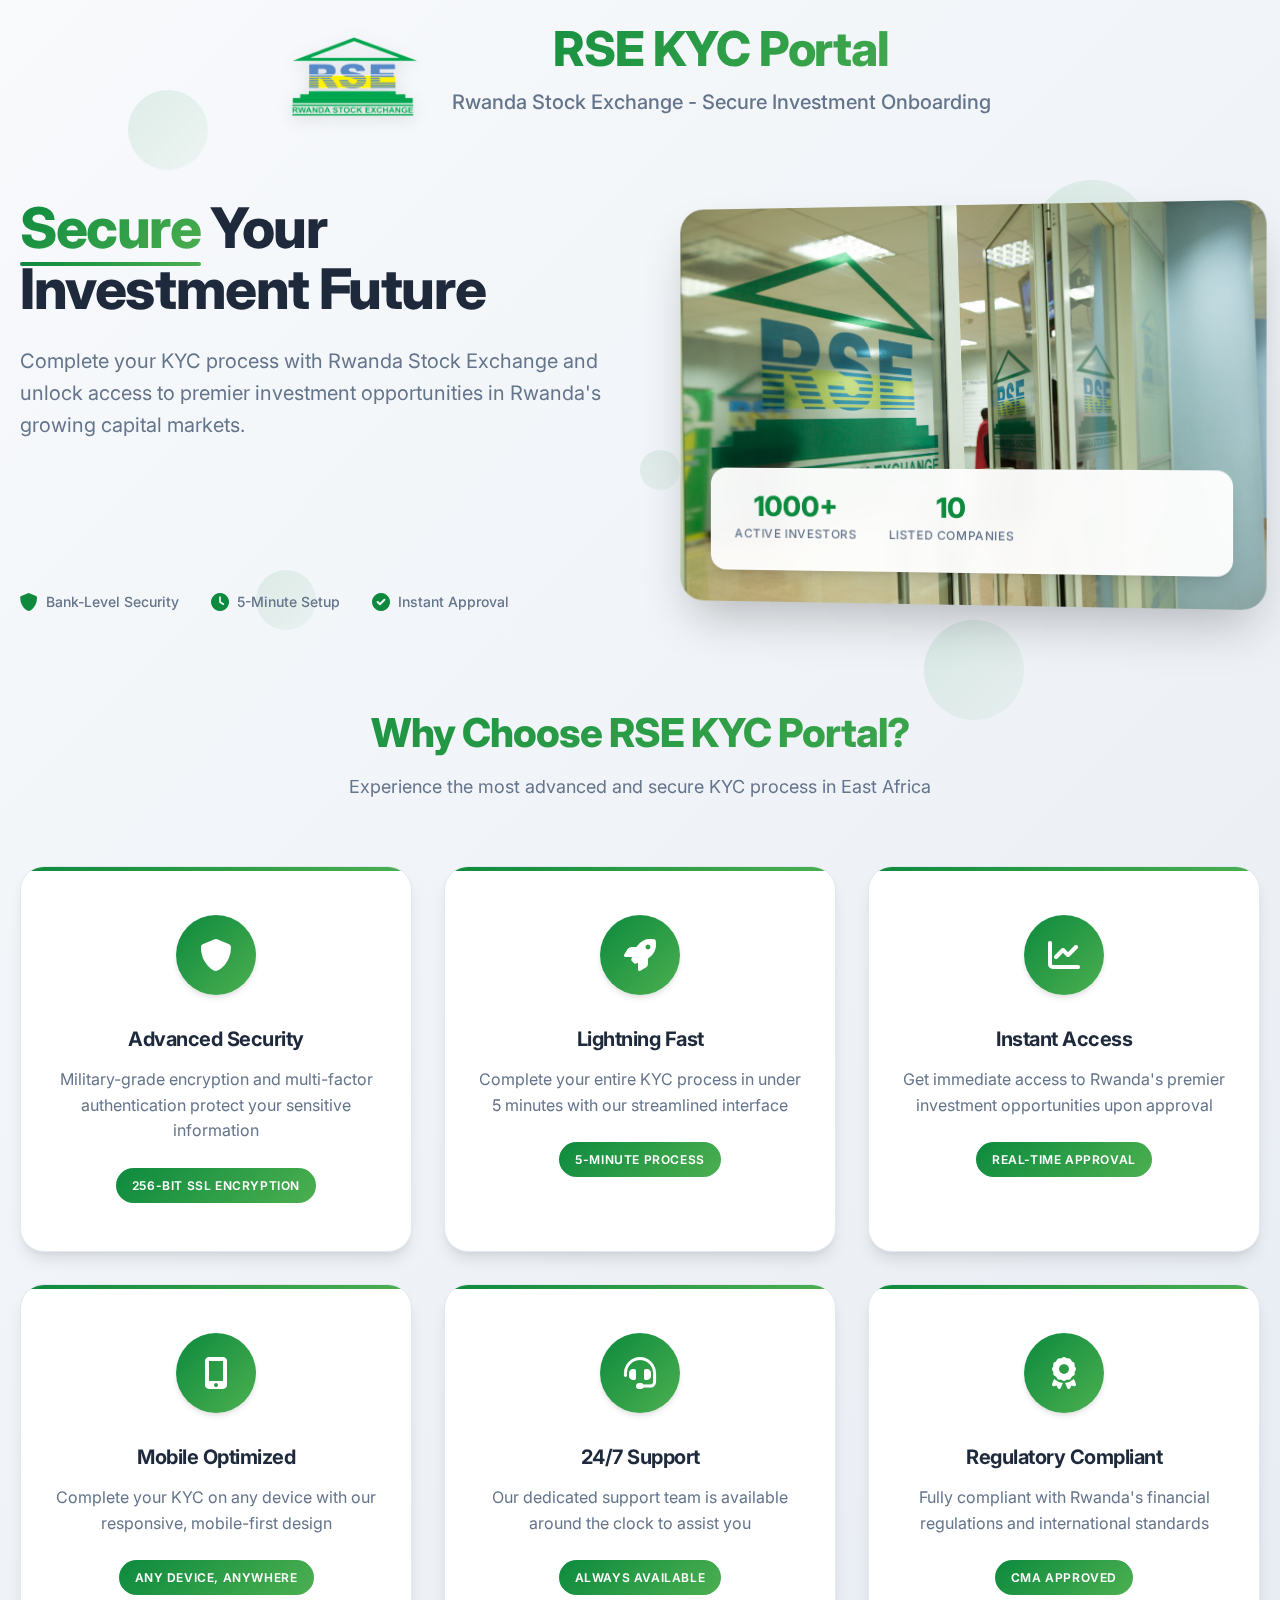
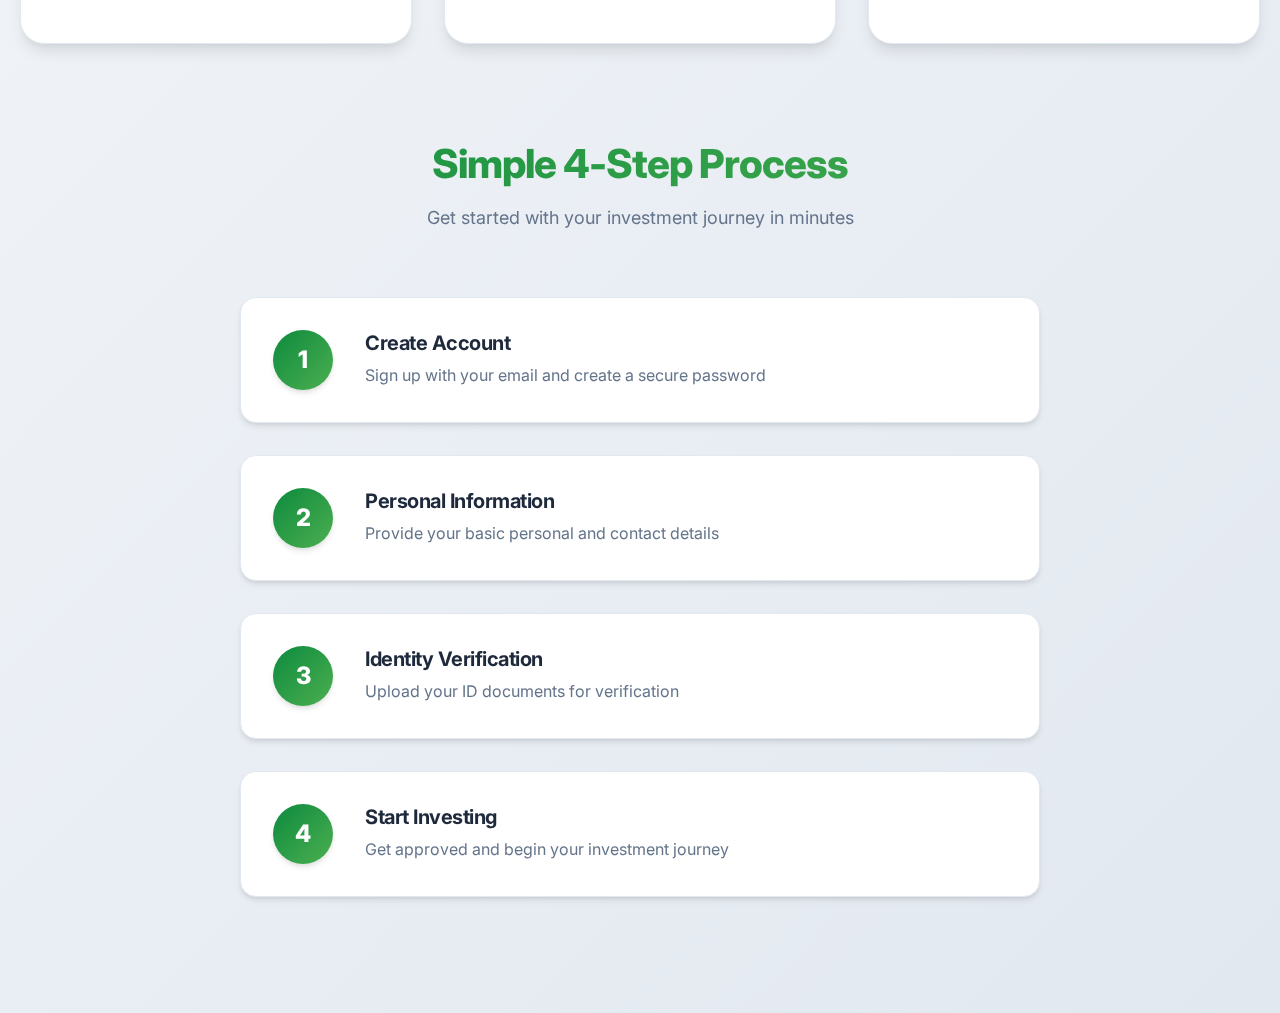
<file: index.html>
<!DOCTYPE html>
<html lang="en">
<head>
    <meta charset="UTF-8">
    <meta name="viewport" content="width=device-width, initial-scale=1.0">
    <title>RSE KYC Portal - Rwanda Stock Exchange</title>
    <link rel="stylesheet" href="css/main.css">
    <link rel="stylesheet" href="css/auth.css">
    <link href="https://cdnjs.cloudflare.com/ajax/libs/font-awesome/6.0.0/css/all.min.css" rel="stylesheet">
    <link href="https://fonts.googleapis.com/css2?family=Inter:wght@300;400;500;600;700;800&display=swap" rel="stylesheet">
</head>
<body>
    <!-- Animated Background -->
    <div class="animated-bg">
        <div class="floating-shapes">
            <div class="shape shape-1"></div>
            <div class="shape shape-2"></div>
            <div class="shape shape-3"></div>
            <div class="shape shape-4"></div>
            <div class="shape shape-5"></div>
        </div>
    </div>

    <div class="container">
        <header class="header">
            <div class="logo-container">
                <img src="assets/rse-logo.png" alt="Rwanda Stock Exchange" class="logo-img">
                <div class="logo-text">
                    <h1>RSE KYC Portal</h1>
                    <p>Rwanda Stock Exchange - Secure Investment Onboarding</p>
                </div>
            </div>
        </header>

        <main class="main-content">
            <div class="hero-section">
                <div class="hero-content">
                    <div class="hero-text">
                        <h2 class="hero-title">
                            <span class="highlight">Secure</span> Your Investment Future
                        </h2>
                        <p class="hero-description">
                            Complete your KYC process with Rwanda Stock Exchange and unlock access to premier investment opportunities in Rwanda's growing capital markets.
                        </p>
                        
                        <div class="action-buttons">
                            <button class="btn btn-primary btn-large" onclick="showLogin()">
                                <i class="fas fa-sign-in-alt"></i>
                                <span>Login to Portal</span>
                            </button>
                            <button class="btn btn-outline btn-large" onclick="showSignup()">
                                <i class="fas fa-user-plus"></i>
                                <span>Create Account</span>
                            </button>
                        </div>

                        <div class="trust-indicators">
                            <div class="trust-item">
                                <i class="fas fa-shield-alt"></i>
                                <span>Bank-Level Security</span>
                            </div>
                            <div class="trust-item">
                                <i class="fas fa-clock"></i>
                                <span>5-Minute Setup</span>
                            </div>
                            <div class="trust-item">
                                <i class="fas fa-check-circle"></i>
                                <span>Instant Approval</span>
                            </div>
                        </div>
                    </div>
                    
                    <div class="hero-image">
                        <div class="image-container">
                            <img src="assets/rse-office.jpeg" alt="RSE Office" class="office-img">
                            <div class="image-overlay">
                                <div class="stats-card">
                                    <div class="stat">
                                        <span class="stat-number">1000+</span>
                                        <span class="stat-label">Active Investors</span>
                                    </div>
                                    <div class="stat">
                                        <span class="stat-number">10</span>
                                        <span class="stat-label">Listed Companies</span>
                                    </div>
                                </div>
                            </div>
                        </div>
                    </div>
                </div>
            </div>

            <div class="features-section">
                <div class="section-header">
                    <h3>Why Choose RSE KYC Portal?</h3>
                    <p>Experience the most advanced and secure KYC process in East Africa</p>
                </div>
                
                <div class="features-grid">
                    <div class="feature-card" data-aos="fade-up" data-aos-delay="100">
                        <div class="feature-icon">
                            <i class="fas fa-shield-alt"></i>
                        </div>
                        <h4>Advanced Security</h4>
                        <p>Military-grade encryption and multi-factor authentication protect your sensitive information</p>
                        <div class="feature-highlight">256-bit SSL Encryption</div>
                    </div>
                    
                    <div class="feature-card" data-aos="fade-up" data-aos-delay="200">
                        <div class="feature-icon">
                            <i class="fas fa-rocket"></i>
                        </div>
                        <h4>Lightning Fast</h4>
                        <p>Complete your entire KYC process in under 5 minutes with our streamlined interface</p>
                        <div class="feature-highlight">5-Minute Process</div>
                    </div>
                    
                    <div class="feature-card" data-aos="fade-up" data-aos-delay="300">
                        <div class="feature-icon">
                            <i class="fas fa-chart-line"></i>
                        </div>
                        <h4>Instant Access</h4>
                        <p>Get immediate access to Rwanda's premier investment opportunities upon approval</p>
                        <div class="feature-highlight">Real-time Approval</div>
                    </div>
                    
                    <div class="feature-card" data-aos="fade-up" data-aos-delay="400">
                        <div class="feature-icon">
                            <i class="fas fa-mobile-alt"></i>
                        </div>
                        <h4>Mobile Optimized</h4>
                        <p>Complete your KYC on any device with our responsive, mobile-first design</p>
                        <div class="feature-highlight">Any Device, Anywhere</div>
                    </div>
                    
                    <div class="feature-card" data-aos="fade-up" data-aos-delay="500">
                        <div class="feature-icon">
                            <i class="fas fa-headset"></i>
                        </div>
                        <h4>24/7 Support</h4>
                        <p>Our dedicated support team is available around the clock to assist you</p>
                        <div class="feature-highlight">Always Available</div>
                    </div>
                    
                    <div class="feature-card" data-aos="fade-up" data-aos-delay="600">
                        <div class="feature-icon">
                            <i class="fas fa-award"></i>
                        </div>
                        <h4>Regulatory Compliant</h4>
                        <p>Fully compliant with Rwanda's financial regulations and international standards</p>
                        <div class="feature-highlight">CMA Approved</div>
                    </div>
                </div>
            </div>

            <div class="process-section">
                <div class="section-header">
                    <h3>Simple 4-Step Process</h3>
                    <p>Get started with your investment journey in minutes</p>
                </div>
                
                <div class="process-steps">
                    <div class="step" data-aos="fade-right" data-aos-delay="100">
                        <div class="step-number">1</div>
                        <div class="step-content">
                            <h4>Create Account</h4>
                            <p>Sign up with your email and create a secure password</p>
                        </div>
                    </div>
                    
                    <div class="step" data-aos="fade-right" data-aos-delay="200">
                        <div class="step-number">2</div>
                        <div class="step-content">
                            <h4>Personal Information</h4>
                            <p>Provide your basic personal and contact details</p>
                        </div>
                    </div>
                    
                    <div class="step" data-aos="fade-right" data-aos-delay="300">
                        <div class="step-number">3</div>
                        <div class="step-content">
                            <h4>Identity Verification</h4>
                            <p>Upload your ID documents for verification</p>
                        </div>
                    </div>
                    
                    <div class="step" data-aos="fade-right" data-aos-delay="400">
                        <div class="step-number">4</div>
                        <div class="step-content">
                            <h4>Start Investing</h4>
                            <p>Get approved and begin your investment journey</p>
                        </div>
                    </div>
                </div>
            </div>
        </main>
    </div>

    <!-- Enhanced Login Modal -->
    <div id="loginModal" class="modal">
        <div class="modal-backdrop"></div>
        <div class="modal-content">
            <div class="modal-header">
                <h2>Welcome Back</h2>
                <p>Sign in to your RSE KYC account</p>
                <button class="close-btn" onclick="closeModal('loginModal')">
                    <i class="fas fa-times"></i>
                </button>
            </div>
            
            <form id="loginForm" onsubmit="handleLogin(event)">
                <div class="form-group">
                    <label for="loginEmail">Email Address</label>
                    <div class="input-wrapper">
                        <i class="fas fa-envelope"></i>
                        <input type="email" id="loginEmail" placeholder="Enter your email" required>
                    </div>
                </div>
                
                <div class="form-group">
                    <label for="loginPassword">Password</label>
                    <div class="input-wrapper">
                        <i class="fas fa-lock"></i>
                        <input type="password" id="loginPassword" placeholder="Enter your password" required>
                        <button type="button" class="toggle-password" onclick="togglePassword('loginPassword')">
                            <i class="fas fa-eye"></i>
                        </button>
                    </div>
                </div>
                
                <div class="form-options">
                    <label class="checkbox-label">
                        <input type="checkbox" id="rememberMe">
                        <span class="checkmark"></span>
                        Remember me
                    </label>
                    <a href="#" class="forgot-link">Forgot password?</a>
                </div>
                
                <button type="submit" class="btn btn-primary btn-full">
                    <span class="btn-text">Sign In</span>
                    <div class="btn-loader"></div>
                </button>
            </form>
            
            <div class="modal-footer">
                <p>Don't have an account? 
                    <a href="#" onclick="closeModal('loginModal'); showSignup()">Create one here</a>
                </p>
            </div>
        </div>
    </div>

    <!-- Enhanced Signup Modal -->
    <div id="signupModal" class="modal">
        <div class="modal-backdrop"></div>
        <div class="modal-content">
            <div class="modal-header">
                <h2>Join RSE Today</h2>
                <p>Create your account and start investing</p>
                <button class="close-btn" onclick="closeModal('signupModal')">
                    <i class="fas fa-times"></i>
                </button>
            </div>
            
            <form id="signupForm" onsubmit="handleSignup(event)">
                <div class="form-group">
                    <label for="signupName">Full Name</label>
                    <div class="input-wrapper">
                        <i class="fas fa-user"></i>
                        <input type="text" id="signupName" placeholder="Enter your full name" required>
                    </div>
                </div>
                
                <div class="form-group">
                    <label for="signupEmail">Email Address</label>
                    <div class="input-wrapper">
                        <i class="fas fa-envelope"></i>
                        <input type="email" id="signupEmail" placeholder="Enter your email" required>
                    </div>
                </div>
                
                <div class="form-group">
                    <label for="signupPassword">Password</label>
                    <div class="input-wrapper">
                        <i class="fas fa-lock"></i>
                        <input type="password" id="signupPassword" placeholder="Create a strong password" required>
                        <button type="button" class="toggle-password" onclick="togglePassword('signupPassword')">
                            <i class="fas fa-eye"></i>
                        </button>
                    </div>
                    <div class="password-strength">
                        <div class="strength-bar">
                            <div class="strength-fill"></div>
                        </div>
                        <span class="strength-text">Password strength</span>
                    </div>
                </div>
                
                <div class="form-group">
                    <label for="confirmPassword">Confirm Password</label>
                    <div class="input-wrapper">
                        <i class="fas fa-lock"></i>
                        <input type="password" id="confirmPassword" placeholder="Confirm your password" required>
                    </div>
                </div>
                
                <div class="form-group">
                    <label class="checkbox-label">
                        <input type="checkbox" id="agreeTerms" required>
                        <span class="checkmark"></span>
                        I agree to the <a href="#" target="_blank">Terms of Service</a> and <a href="#" target="_blank">Privacy Policy</a>
                    </label>
                </div>
                
                <button type="submit" class="btn btn-primary btn-full">
                    <span class="btn-text">Create Account</span>
                    <div class="btn-loader"></div>
                </button>
            </form>
            
            <div class="modal-footer">
                <p>Already have an account? 
                    <a href="#" onclick="closeModal('signupModal'); showLogin()">Sign in here</a>
                </p>
            </div>
        </div>
    </div>

    <script src="js/auth.js"></script>
    <script src="js/main.js"></script>
    <script src="js/animations.js"></script>
</body>
</html>
</file>
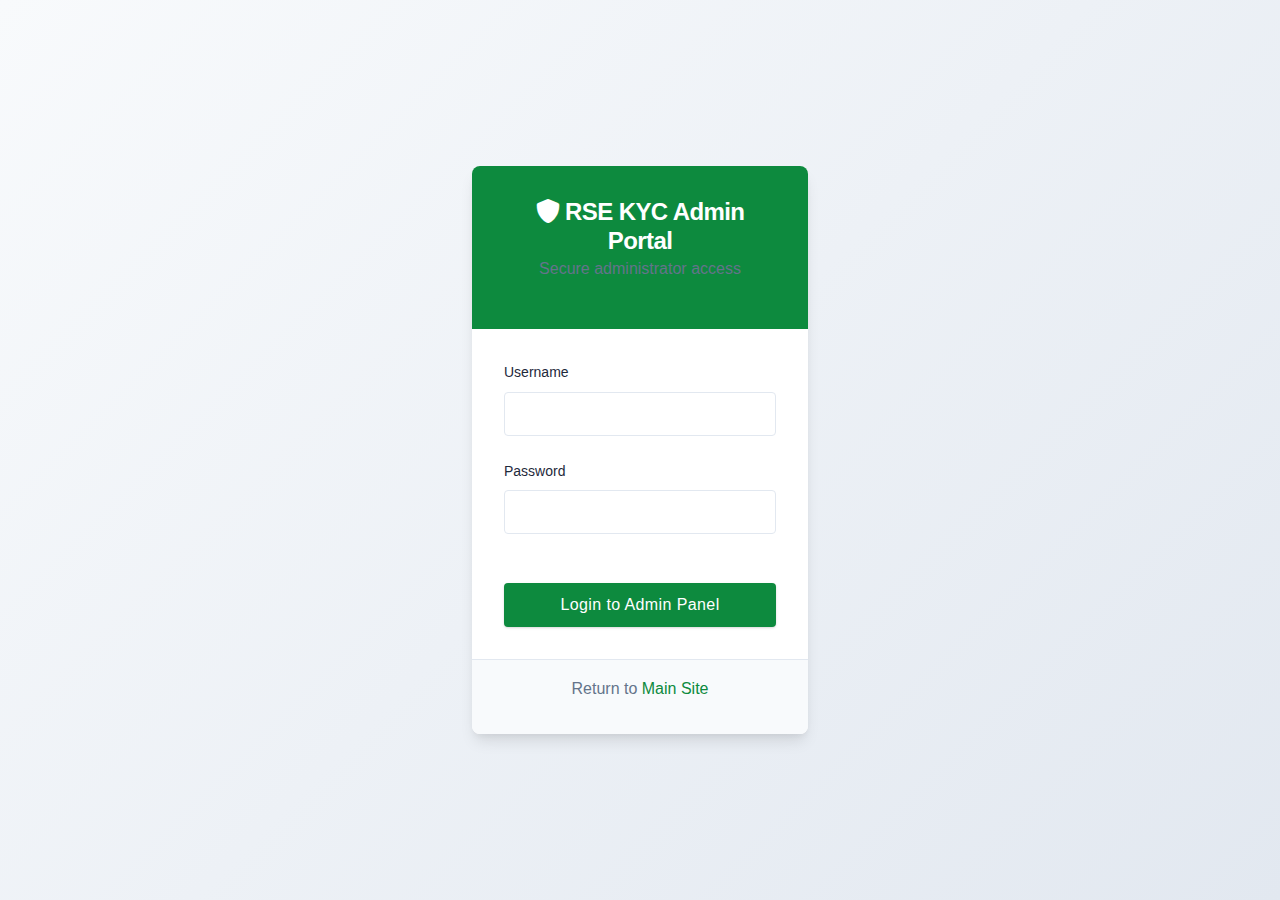
<file: admin-login.html>
<!DOCTYPE html>
<html lang="en">
  <head>
    <meta charset="UTF-8" />
    <meta name="viewport" content="width=device-width, initial-scale=1.0" />
    <title>Admin Login - RSE KYC Portal</title>
    <link rel="stylesheet" href="css/main.css" />
    <link rel="stylesheet" href="css/auth.css" />
    <link
      href="https://cdnjs.cloudflare.com/ajax/libs/font-awesome/6.0.0/css/all.min.css"
      rel="stylesheet"
    />
    <style>
      body {
        background-color: #f8fafc;
        display: flex;
        justify-content: center;
        align-items: center;
        min-height: 100vh;
        margin: 0;
      }

      .admin-login-container {
        width: 100%;
        max-width: 400px;
        padding: 2rem;
      }

      .admin-login-card {
        background: white;
        border-radius: 8px;
        box-shadow: 0 10px 15px -3px rgba(0, 0, 0, 0.1),
          0 4px 6px -2px rgba(0, 0, 0, 0.05);
        overflow: hidden;
      }

      .admin-login-header {
        background-color: #0d8a3e;
        color: white;
        padding: 2rem;
        text-align: center;
      }

      .admin-login-header h1 {
        margin: 0;
        font-size: 1.5rem;
      }

      .admin-login-body {
        padding: 2rem;
      }

      .admin-login-footer {
        text-align: center;
        padding: 1rem;
        background-color: #f8fafc;
        border-top: 1px solid #e2e8f0;
      }

      .admin-login-footer a {
        color: #0d8a3e;
        text-decoration: none;
      }

      .admin-login-footer a:hover {
        text-decoration: underline;
      }

      .form-group {
        margin-bottom: 1.5rem;
      }

      .form-group label {
        display: block;
        margin-bottom: 0.5rem;
        font-weight: 500;
      }

      .form-group input {
        width: 100%;
        padding: 0.75rem;
        border: 1px solid #e2e8f0;
        border-radius: 4px;
        font-size: 1rem;
      }

      .form-group input:focus {
        outline: none;
        border-color: #0d8a3e;
        box-shadow: 0 0 0 3px rgba(13, 138, 62, 0.1);
      }

      .btn {
        width: 100%;
        padding: 0.75rem;
        background-color: #0d8a3e;
        color: white;
        border: none;
        border-radius: 4px;
        font-size: 1rem;
        font-weight: 500;
        cursor: pointer;
        transition: background-color 0.2s;
      }

      .btn:hover {
        background-color: #076e30;
      }

      .error-message {
        color: #dc2626;
        font-size: 0.875rem;
        margin-top: 0.5rem;
      }
    </style>
  </head>
  <body>
    <div class="admin-login-container">
      <div class="admin-login-card">
        <div class="admin-login-header">
          <h1><i class="fas fa-shield-alt"></i> RSE KYC Admin Portal</h1>
          <p>Secure administrator access</p>
        </div>

        <div class="admin-login-body">
          <form id="adminLoginForm" onsubmit="handleAdminLogin(event)">
            <div class="form-group">
              <label for="adminUsername">Username</label>
              <input type="text" id="adminUsername" required />
            </div>

            <div class="form-group">
              <label for="adminPassword">Password</label>
              <input type="password" id="adminPassword" required />
            </div>

            <div id="errorMessage" class="error-message"></div>

            <button type="submit" class="btn">Login to Admin Panel</button>
          </form>
        </div>

        <div class="admin-login-footer">
          <p>Return to <a href="index.html">Main Site</a></p>
        </div>
      </div>
    </div>

    <script>
      // Admin login handler
      function handleAdminLogin(event) {
        event.preventDefault();

        const username = document.getElementById("adminUsername").value;
        const password = document.getElementById("adminPassword").value;
        const errorMessage = document.getElementById("errorMessage");

        // Clear previous error messages
        errorMessage.textContent = "";

        // Simple admin authentication for demo purposes
        // In production, this would be a secure server-side authentication
        if (username === "admin" && password === "rse2024") {
          // Set admin session
          localStorage.setItem(
            "adminSession",
            JSON.stringify({
              isAdmin: true,
              username: "admin",
              loginTime: new Date().toISOString(),
            })
          );

          // Redirect to admin dashboard
          window.location.href = "admin.html";
        } else {
          // Show error message
          errorMessage.textContent =
            "Invalid username or password. Please try again.";
        }
      }
    </script>
  </body>
</html>
</file>
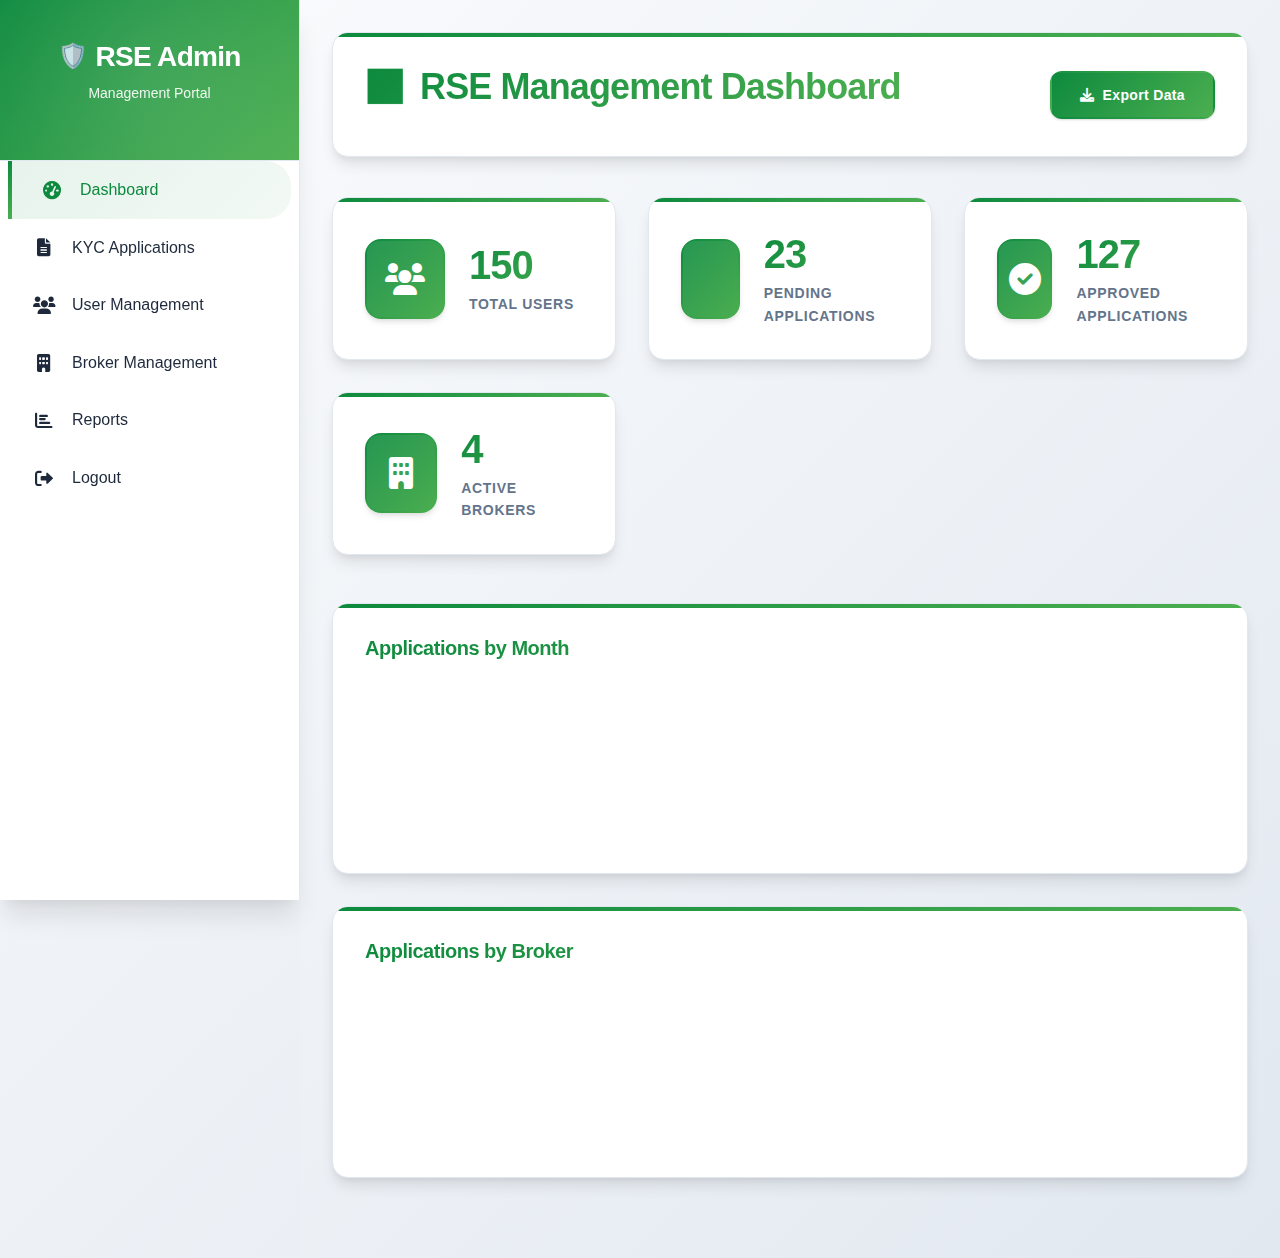
<file: admin.html>
<!DOCTYPE html>
<html lang="en">
<head>
    <meta charset="UTF-8">
    <meta name="viewport" content="width=device-width, initial-scale=1.0">
    <title>RSE Admin Dashboard</title>
    <link rel="stylesheet" href="css/main.css">
    <link rel="stylesheet" href="css/admin.css">
    <link href="https://cdnjs.cloudflare.com/ajax/libs/font-awesome/6.0.0/css/all.min.css" rel="stylesheet">
</head>
<body>
    <div class="admin-container">
        <nav class="admin-sidebar">
            <div class="sidebar-header">
                <h2>RSE Admin</h2>
                <p>Management Portal</p>
            </div>
            <ul class="nav-menu">
                <li class="nav-item active">
                    <a href="#" onclick="showAdminSection('dashboard')">
                        <i class="fas fa-tachometer-alt"></i> Dashboard
                    </a>
                </li>
                <li class="nav-item">
                    <a href="#" onclick="showAdminSection('applications')">
                        <i class="fas fa-file-alt"></i> KYC Applications
                    </a>
                </li>
                <li class="nav-item">
                    <a href="#" onclick="showAdminSection('users')">
                        <i class="fas fa-users"></i> User Management
                    </a>
                </li>
                <li class="nav-item">
                    <a href="#" onclick="showAdminSection('brokers')">
                        <i class="fas fa-building"></i> Broker Management
                    </a>
                </li>
                <li class="nav-item">
                    <a href="#" onclick="showAdminSection('reports')">
                        <i class="fas fa-chart-bar"></i> Reports
                    </a>
                </li>
                <li class="nav-item">
                    <a href="#" onclick="adminLogout()">
                        <i class="fas fa-sign-out-alt"></i> Logout
                    </a>
                </li>
            </ul>
        </nav>

        <main class="admin-main">
            <header class="admin-header">
                <h1>RSE Management Dashboard</h1>
                <div class="header-actions">
                    <button class="btn btn-primary" onclick="exportData()">
                        <i class="fas fa-download"></i> Export Data
                    </button>
                </div>
            </header>

            <!-- Dashboard Overview -->
            <div id="dashboard" class="admin-section active">
                <div class="stats-grid">
                    <div class="stat-card">
                        <div class="stat-icon">
                            <i class="fas fa-users"></i>
                        </div>
                        <div class="stat-content">
                            <h3 id="totalUsers">150</h3>
                            <p>Total Users</p>
                        </div>
                    </div>
                    <div class="stat-card">
                        <div class="stat-icon">
                            <i class="fas fa-file-check"></i>
                        </div>
                        <div class="stat-content">
                            <h3 id="pendingApplications">23</h3>
                            <p>Pending Applications</p>
                        </div>
                    </div>
                    <div class="stat-card">
                        <div class="stat-icon">
                            <i class="fas fa-check-circle"></i>
                        </div>
                        <div class="stat-content">
                            <h3 id="approvedApplications">127</h3>
                            <p>Approved Applications</p>
                        </div>
                    </div>
                    <div class="stat-card">
                        <div class="stat-icon">
                            <i class="fas fa-building"></i>
                        </div>
                        <div class="stat-content">
                            <h3 id="activeBrokers">4</h3>
                            <p>Active Brokers</p>
                        </div>
                    </div>
                </div>

                <div class="charts-grid">
                    <div class="chart-card">
                        <h3>Applications by Month</h3>
                        <canvas id="monthlyChart"></canvas>
                    </div>
                    <div class="chart-card">
                        <h3>Applications by Broker</h3>
                        <canvas id="brokerChart"></canvas>
                    </div>
                </div>
            </div>

            <!-- KYC Applications -->
            <div id="applications" class="admin-section">
                <div class="section-header">
                    <h2>KYC Applications</h2>
                    <div class="filters">
                        <select id="statusFilter" onchange="filterApplications()">
                            <option value="">All Status</option>
                            <option value="pending">Pending</option>
                            <option value="approved">Approved</option>
                            <option value="rejected">Rejected</option>
                        </select>
                        <select id="brokerFilter" onchange="filterApplications()">
                            <option value="">All Brokers</option>
                            <option value="broker1">BK Capital Rwanda</option>
                            <option value="broker2">Rwanda Investment Group</option>
                            <option value="broker3">East Africa Securities</option>
                            <option value="broker4">Capital Markets Rwanda</option>
                        </select>
                        <input type="date" id="dateFilter" onchange="filterApplications()">
                        <input type="text" id="searchFilter" placeholder="Search by name..." onkeyup="filterApplications()">
                    </div>
                </div>

                <div class="table-container">
                    <table id="applicationsTable">
                        <thead>
                            <tr>
                                <th>Application ID</th>
                                <th>Name</th>
                                <th>Email</th>
                                <th>Broker</th>
                                <th>Submitted Date</th>
                                <th>Status</th>
                                <th>Actions</th>
                            </tr>
                        </thead>
                        <tbody id="applicationsTableBody">
                            <!-- Applications will be loaded here -->
                        </tbody>
                    </table>
                </div>
            </div>

            <!-- User Management -->
            <div id="users" class="admin-section">
                <div class="section-header">
                    <h2>User Management</h2>
                    <button class="btn btn-primary" onclick="addNewUser()">
                        <i class="fas fa-plus"></i> Add User
                    </button>
                </div>
                
                <div class="table-container">
                    <table id="usersTable">
                        <thead>
                            <tr>
                                <th>User ID</th>
                                <th>Name</th>
                                <th>Email</th>
                                <th>Registration Date</th>
                                <th>Status</th>
                                <th>Actions</th>
                            </tr>
                        </thead>
                        <tbody id="usersTableBody">
                            <!-- Users will be loaded here -->
                        </tbody>
                    </table>
                </div>
            </div>

            <!-- Broker Management -->
            <div id="brokers" class="admin-section">
                <div class="section-header">
                    <h2>Broker Management</h2>
                    <button class="btn btn-primary" onclick="addNewBroker()">
                        <i class="fas fa-plus"></i> Add Broker
                    </button>
                </div>
                
                <div class="table-container">
                    <table id="brokersTable">
                        <thead>
                            <tr>
                                <th>Broker ID</th>
                                <th>Company Name</th>
                                <th>Contact Email</th>
                                <th>Phone</th>
                                <th>Applications</th>
                                <th>Status</th>
                                <th>Actions</th>
                            </tr>
                        </thead>
                        <tbody id="brokersTableBody">
                            <!-- Brokers will be loaded here -->
                        </tbody>
                    </table>
                </div>
            </div>

            <!-- Reports -->
            <div id="reports" class="admin-section">
                <div class="section-header">
                    <h2>Reports & Analytics</h2>
                </div>
                
                <div class="reports-grid">
                    <div class="report-card">
                        <h3>Monthly Summary</h3>
                        <p>Generate monthly application reports</p>
                        <button class="btn btn-secondary" onclick="generateMonthlyReport()">Generate</button>
                    </div>
                    <div class="report-card">
                        <h3>Broker Performance</h3>
                        <p>Analyze broker application volumes</p>
                        <button class="btn btn-secondary" onclick="generateBrokerReport()">Generate</button>
                    </div>
                    <div class="report-card">
                        <h3>User Activity</h3>
                        <p>Track user engagement metrics</p>
                        <button class="btn btn-secondary" onclick="generateUserReport()">Generate</button>
                    </div>
                </div>
            </div>
        </main>
    </div>

    <!-- Application Detail Modal -->
    <div id="applicationModal" class="modal">
        <div class="modal-content large">
            <span class="close" onclick="closeModal('applicationModal')">&times;</span>
            <h2>Application Details</h2>
            <div id="applicationDetails"></div>
            <div class="modal-actions">
                <button class="btn btn-success" onclick="approveApplication()">Approve</button>
                <button class="btn btn-danger" onclick="rejectApplication()">Reject</button>
                <button class="btn btn-primary" onclick="downloadPDF()">Download PDF</button>
            </div>
        </div>
    </div>

    <script src="js/admin.js"></script>
</body>
</html>
</file>
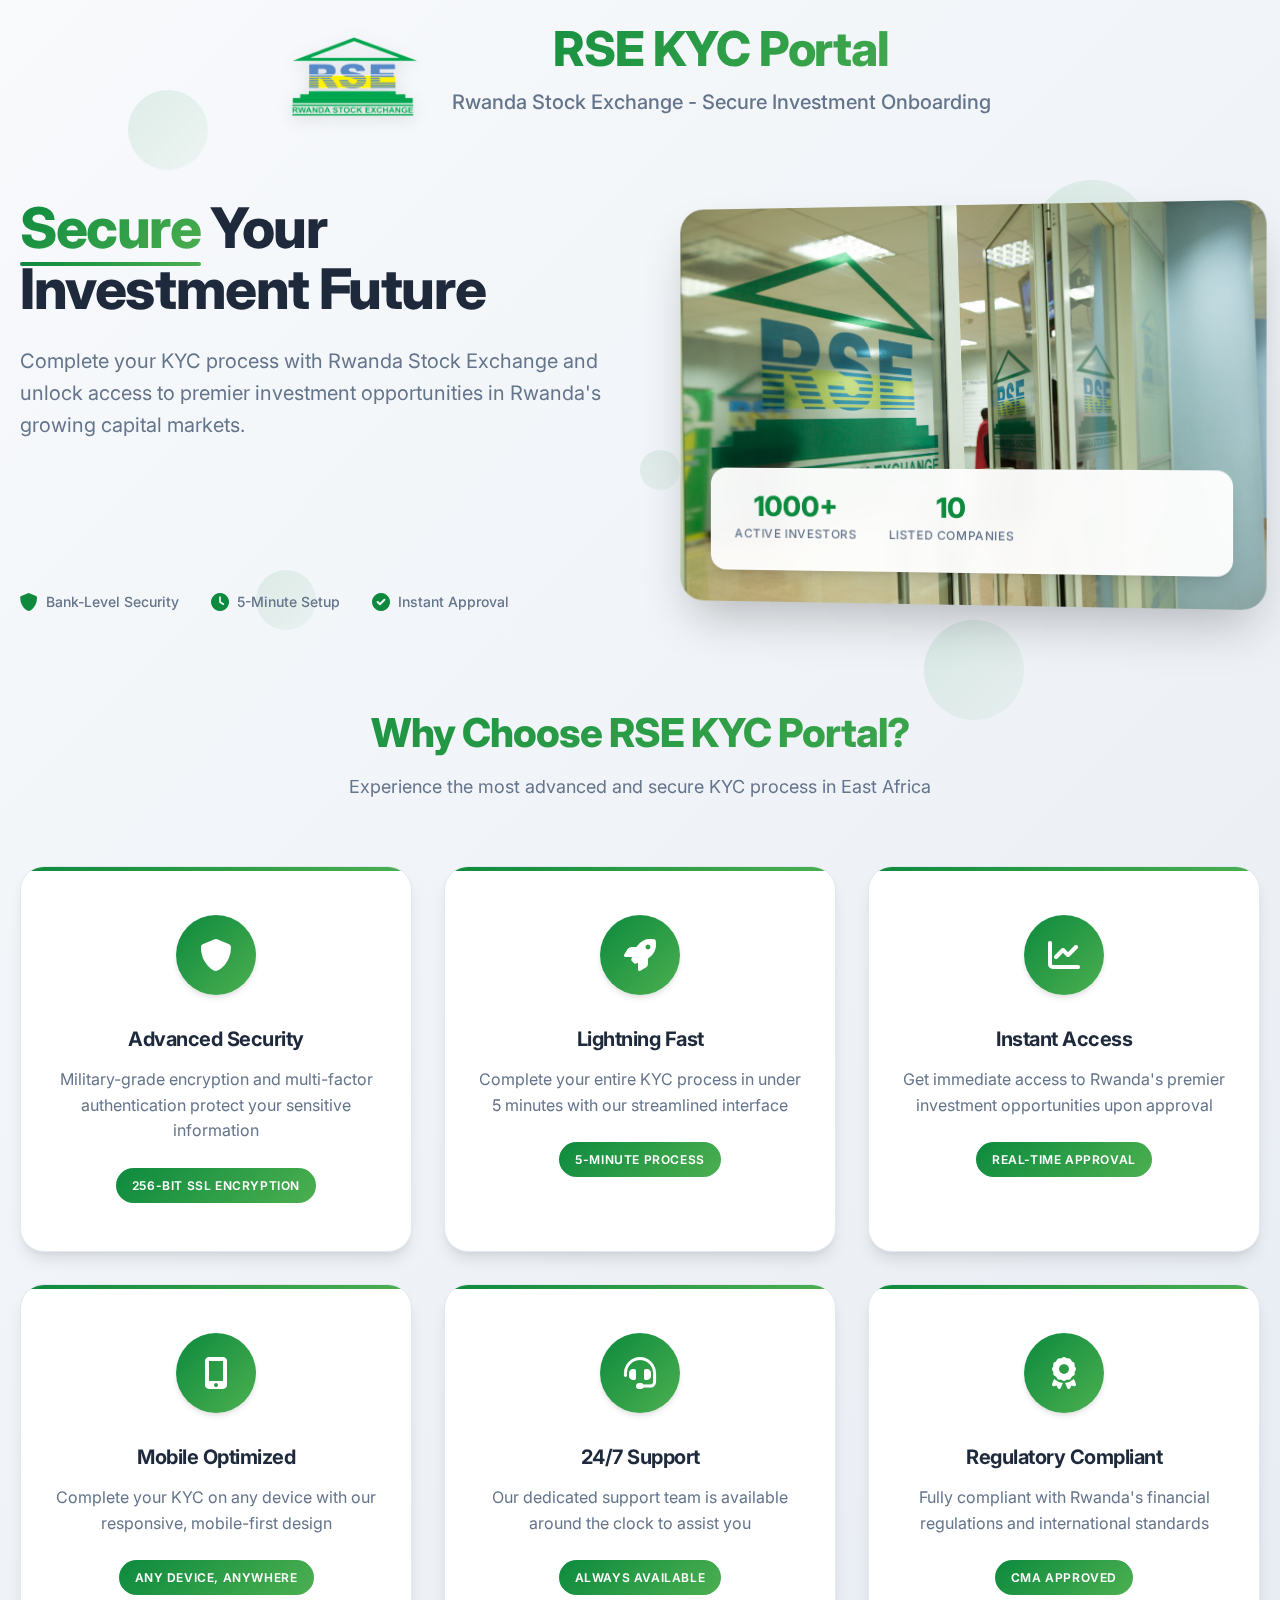
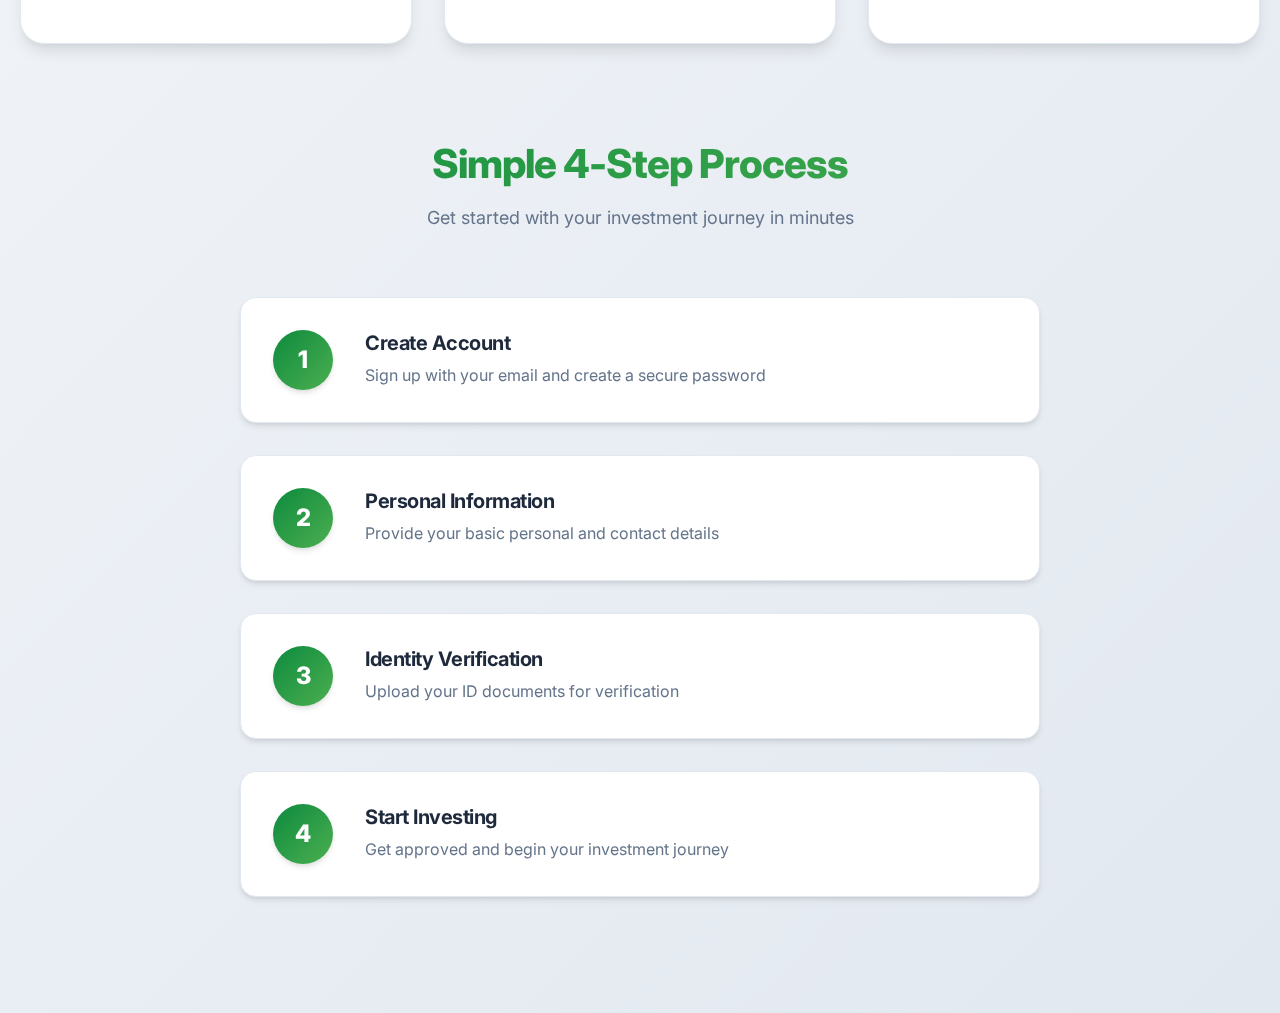
<file: dashboard.HTML>
<!DOCTYPE html>
<html lang="en">
<head>
    <meta charset="UTF-8">
    <meta name="viewport" content="width=device-width, initial-scale=1.0">
    <title>KYC Dashboard - RSE Portal</title>
    <link rel="stylesheet" href="css/main.css">
    <link rel="stylesheet" href="css/dashboard.css">
    <link href="https://cdnjs.cloudflare.com/ajax/libs/font-awesome/6.0.0/css/all.min.css" rel="stylesheet">
</head>
<body>
    <div class="dashboard-container">
        <nav class="sidebar">
            <div class="sidebar-header">
                <h2>RSE KYC</h2>
                <p id="userName">John Doe</p>
            </div>
            <ul class="nav-menu">
                <li class="nav-item active">
                    <a href="#" onclick="showSection('kyc-form')">
                        <i class="fas fa-user-check"></i> Complete KYC
                    </a>
                </li>
                <li class="nav-item">
                    <a href="#" onclick="showSection('profile')">
                        <i class="fas fa-user"></i> Profile
                    </a>
                </li>
                <li class="nav-item">
                    <a href="#" onclick="showSection('status')">
                        <i class="fas fa-chart-bar"></i> Application Status
                    </a>
                </li>
                <li class="nav-item">
                    <a href="#" onclick="logout()">
                        <i class="fas fa-sign-out-alt"></i> Logout
                    </a>
                </li>
            </ul>
        </nav>

        <main class="main-dashboard">
            <header class="dashboard-header">
                <h1>KYC Information Form</h1>
                <div class="progress-indicator">
                    <div class="progress-step active" data-step="1">Personal Info</div>
                    <div class="progress-step" data-step="2">Identity</div>
                    <div class="progress-step" data-step="3">Financial Info</div>
                    <div class="progress-step" data-step="4">Review</div>
                </div>
            </header>

            <div id="kyc-form" class="section active">
                <div class="form-container">
                    <form id="kycForm">
                        <!-- Step 1: Personal Information -->
                        <div class="form-step active" data-step="1">
                            <h3>Personal Information</h3>
                            <div class="form-grid">
                                <div class="form-group">
                                    <label for="firstName">First Name *</label>
                                    <input type="text" id="firstName" required>
                                </div>
                                <div class="form-group">
                                    <label for="lastName">Last Name *</label>
                                    <input type="text" id="lastName" required>
                                </div>
                                <div class="form-group">
                                    <label for="dateOfBirth">Date of Birth *</label>
                                    <input type="date" id="dateOfBirth" required>
                                </div>
                                <div class="form-group">
                                    <label for="nationality">Nationality *</label>
                                    <select id="nationality" required>
                                        <option value="">Select Nationality</option>
                                        <option value="RW">Rwanda</option>
                                        <option value="KE">Kenya</option>
                                        <option value="UG">Uganda</option>
                                        <option value="TZ">Tanzania</option>
                                        <option value="other">Other</option>
                                    </select>
                                </div>
                                <div class="form-group full-width">
                                    <label for="address">Residential Address *</label>
                                    <textarea id="address" rows="3" required></textarea>
                                </div>
                                <div class="form-group">
                                    <label for="phone">Phone Number *</label>
                                    <input type="tel" id="phone" required>
                                </div>
                                <div class="form-group">
                                    <label for="email">Email Address *</label>
                                    <input type="email" id="email" required>
                                </div>
                            </div>
                        </div>

                        <!-- Step 2: Identity Verification -->
                        <div class="form-step" data-step="2">
                            <h3>Identity Verification</h3>
                            <div class="form-grid">
                                <div class="form-group">
                                    <label for="idType">ID Type *</label>
                                    <select id="idType" required>
                                        <option value="">Select ID Type</option>
                                        <option value="national_id">National ID</option>
                                        <option value="passport">Passport</option>
                                        <option value="driving_license">Driving License</option>
                                    </select>
                                </div>
                                <div class="form-group">
                                    <label for="idNumber">ID Number *</label>
                                    <input type="text" id="idNumber" required>
                                </div>
                                <div class="form-group">
                                    <label for="issueDate">Issue Date *</label>
                                    <input type="date" id="issueDate" required>
                                </div>
                                <div class="form-group">
                                    <label for="expiryDate">Expiry Date *</label>
                                    <input type="date" id="expiryDate" required>
                                </div>
                                <div class="form-group full-width">
                                    <label for="idFrontUpload">Upload ID Front *</label>
                                    <input type="file" id="idFrontUpload" accept="image/*,.pdf" required>
                                    <small>Accepted formats: JPG, PNG, PDF (Max 5MB)</small>
                                </div>
                                <div class="form-group full-width">
                                    <label for="idBackUpload">Upload ID Back *</label>
                                    <input type="file" id="idBackUpload" accept="image/*,.pdf" required>
                                    <small>Accepted formats: JPG, PNG, PDF (Max 5MB)</small>
                                </div>
                            </div>
                        </div>

                        <!-- Step 3: Financial Information -->
                        <div class="form-step" data-step="3">
                            <h3>Financial Information</h3>
                            <div class="form-grid">
                                <div class="form-group">
                                    <label for="employmentStatus">Employment Status *</label>
                                    <select id="employmentStatus" required>
                                        <option value="">Select Status</option>
                                        <option value="employed">Employed</option>
                                        <option value="self_employed">Self Employed</option>
                                        <option value="unemployed">Unemployed</option>
                                        <option value="retired">Retired</option>
                                        <option value="student">Student</option>
                                    </select>
                                </div>
                                <div class="form-group">
                                    <label for="employer">Employer/Company</label>
                                    <input type="text" id="employer">
                                </div>
                                <div class="form-group">
                                    <label for="jobTitle">Job Title/Position</label>
                                    <input type="text" id="jobTitle">
                                </div>
                                <div class="form-group">
                                    <label for="employmentDuration">Years at Current Employment</label>
                                    <select id="employmentDuration">
                                        <option value="">Select Duration</option>
                                        <option value="0-1">Less than 1 year</option>
                                        <option value="1-3">1-3 years</option>
                                        <option value="3-5">3-5 years</option>
                                        <option value="5-10">5-10 years</option>
                                        <option value="10+">10+ years</option>
                                    </select>
                                </div>
                                <div class="form-group">
                                    <label for="annualIncome">Annual Income (RWF) *</label>
                                    <select id="annualIncome" required>
                                        <option value="">Select Range</option>
                                        <option value="0-1000000">0 - 1,000,000</option>
                                        <option value="1000000-5000000">1,000,000 - 5,000,000</option>
                                        <option value="5000000-10000000">5,000,000 - 10,000,000</option>
                                        <option value="10000000+">10,000,000+</option>
                                    </select>
                                </div>
                                <div class="form-group">
                                    <label for="sourceOfFunds">Source of Investment Funds *</label>
                                    <select id="sourceOfFunds" required>
                                        <option value="">Select Source</option>
                                        <option value="salary">Salary/Employment</option>
                                        <option value="business">Business Income</option>
                                        <option value="investments">Investment Returns</option>
                                        <option value="inheritance">Inheritance</option>
                                        <option value="savings">Personal Savings</option>
                                        <option value="other">Other</option>
                                    </select>
                                </div>
                                
                                <!-- Bank Account Information Section -->
                                <div class="form-group full-width">
                                    <h4 class="section-subheading">Bank Account Information</h4>
                                </div>
                                <div class="form-group">
                                    <label for="bankName">Bank Name *</label>
                                    <select id="bankName" required>
                                        <option value="">Select Bank</option>
                                        <option value="bank_of_kigali">Bank of Kigali</option>
                                        <option value="equity_bank">Equity Bank</option>
                                        <option value="i&m_bank">I&M Bank</option>
                                        <option value="access_bank">Access Bank</option>
                                        <option value="cogebanque">Cogebanque</option>
                                        <option value="ecobank">Ecobank</option>
                                        <option value="gt_bank">GT Bank</option>
                                        <option value="kcb">KCB Bank</option>
                                        <option value="other_bank">Other Bank</option>
                                    </select>
                                </div>
                                <div class="form-group">
                                    <label for="accountNumber">Account Number *</label>
                                    <input type="text" id="accountNumber" required>
                                </div>
                                <div class="form-group">
                                    <label for="accountName">Account Holder Name *</label>
                                    <input type="text" id="accountName" required>
                                </div>
                                <div class="form-group">
                                    <label for="branchName">Branch Name</label>
                                    <input type="text" id="branchName">
                                </div>
                                
                                <!-- Investment Profile Section -->
                                <div class="form-group full-width">
                                    <h4 class="section-subheading">Investment Profile</h4>
                                </div>
                                <div class="form-group">
                                    <label for="investmentExperience">Investment Experience *</label>
                                    <select id="investmentExperience" required>
                                        <option value="">Select Experience</option>
                                        <option value="beginner">Beginner (0-1 years)</option>
                                        <option value="intermediate">Intermediate (1-5 years)</option>
                                        <option value="experienced">Experienced (5+ years)</option>
                                    </select>
                                </div>
                                <div class="form-group">
                                    <label for="riskTolerance">Risk Tolerance *</label>
                                    <select id="riskTolerance" required>
                                        <option value="">Select Risk Level</option>
                                        <option value="conservative">Conservative</option>
                                        <option value="moderate">Moderate</option>
                                        <option value="aggressive">Aggressive</option>
                                    </select>
                                </div>
                                <div class="form-group">
                                    <label for="investmentGoal">Investment Goal *</label>
                                    <select id="investmentGoal" required>
                                        <option value="">Select Goal</option>
                                        <option value="wealth_building">Wealth Building</option>
                                        <option value="retirement">Retirement Planning</option>
                                        <option value="education">Education Funding</option>
                                        <option value="short_term">Short-term Goals</option>
                                    </select>
                                </div>
                                <div class="form-group">
                                    <label for="plannedInvestment">Planned Investment Amount (RWF) *</label>
                                    <input type="number" id="plannedInvestment" min="100000" required>
                                </div>
                            </div>
                        </div>

                        <!-- Step 4: Review and Submit -->
                        <div class="form-step" data-step="4">
                            <h3>Review Your Information</h3>
                            <div class="review-section">
                                <div class="review-card">.;;;....;;;
                                    <h4>Personal Information</h4>
                                    <div id="reviewPersonal"></div>
                                </div>
                                <div class="review-card">
                                    <h4>Identity Verification</h4>
                                    <div id="reviewIdentity"></div>
                                </div>
                                <div class="review-card">
                                    <h4>Financial Information</h4>
                                    <div id="reviewFinancial"></div>
                                </div>
                            </div>
                            
                            <div class="form-group">
                                <label for="brokerSelect">Select Broker *</label>
                                <select id="brokerSelect" required>
                                    <option value="">Select a Broker</option>
                                    <option value="broker1">BK Capital Rwanda</option>
                                    <option value="broker2">Rwanda Investment Group</option>
                                    <option value="broker3">East Africa Securities</option>
                                    <option value="broker4">Capital Markets Rwanda</option>
                                </select>
                            </div>

                            <div class="form-group">
                                <label class="checkbox-label">
                                    <input type="checkbox" id="termsAccept" required>
                                    I accept the <a href="#" target="_blank">Terms and Conditions</a> and <a href="#" target="_blank">Privacy Policy</a>
                                </label>
                            </div>
                        </div>

                        <div class="form-navigation">
                            <button type="button" id="prevBtn" onclick="changeStep(-1)" style="display: none;">Previous</button>
                            <button type="button" id="nextBtn" onclick="changeStep(1)">Next</button>
                            <button type="submit" id="submitBtn" style="display: none;">Submit KYC Application</button>
                        </div>
                    </form>
                </div>
            </div>

            <!-- Other sections would go here -->
            <div id="profile" class="section">
                <h2>Profile Management</h2>
                <p>Manage your profile information here.</p>
            </div>

            <div id="status" class="section">
                <h2>Application Status</h2>
                <p>Track your KYC application progress.</p>
            </div>
        </main>
    </div>

    <script src="js/dashboard.js"></script>
    <script src="js/kyc-form.js"></script>
</body>
</html>
</file>
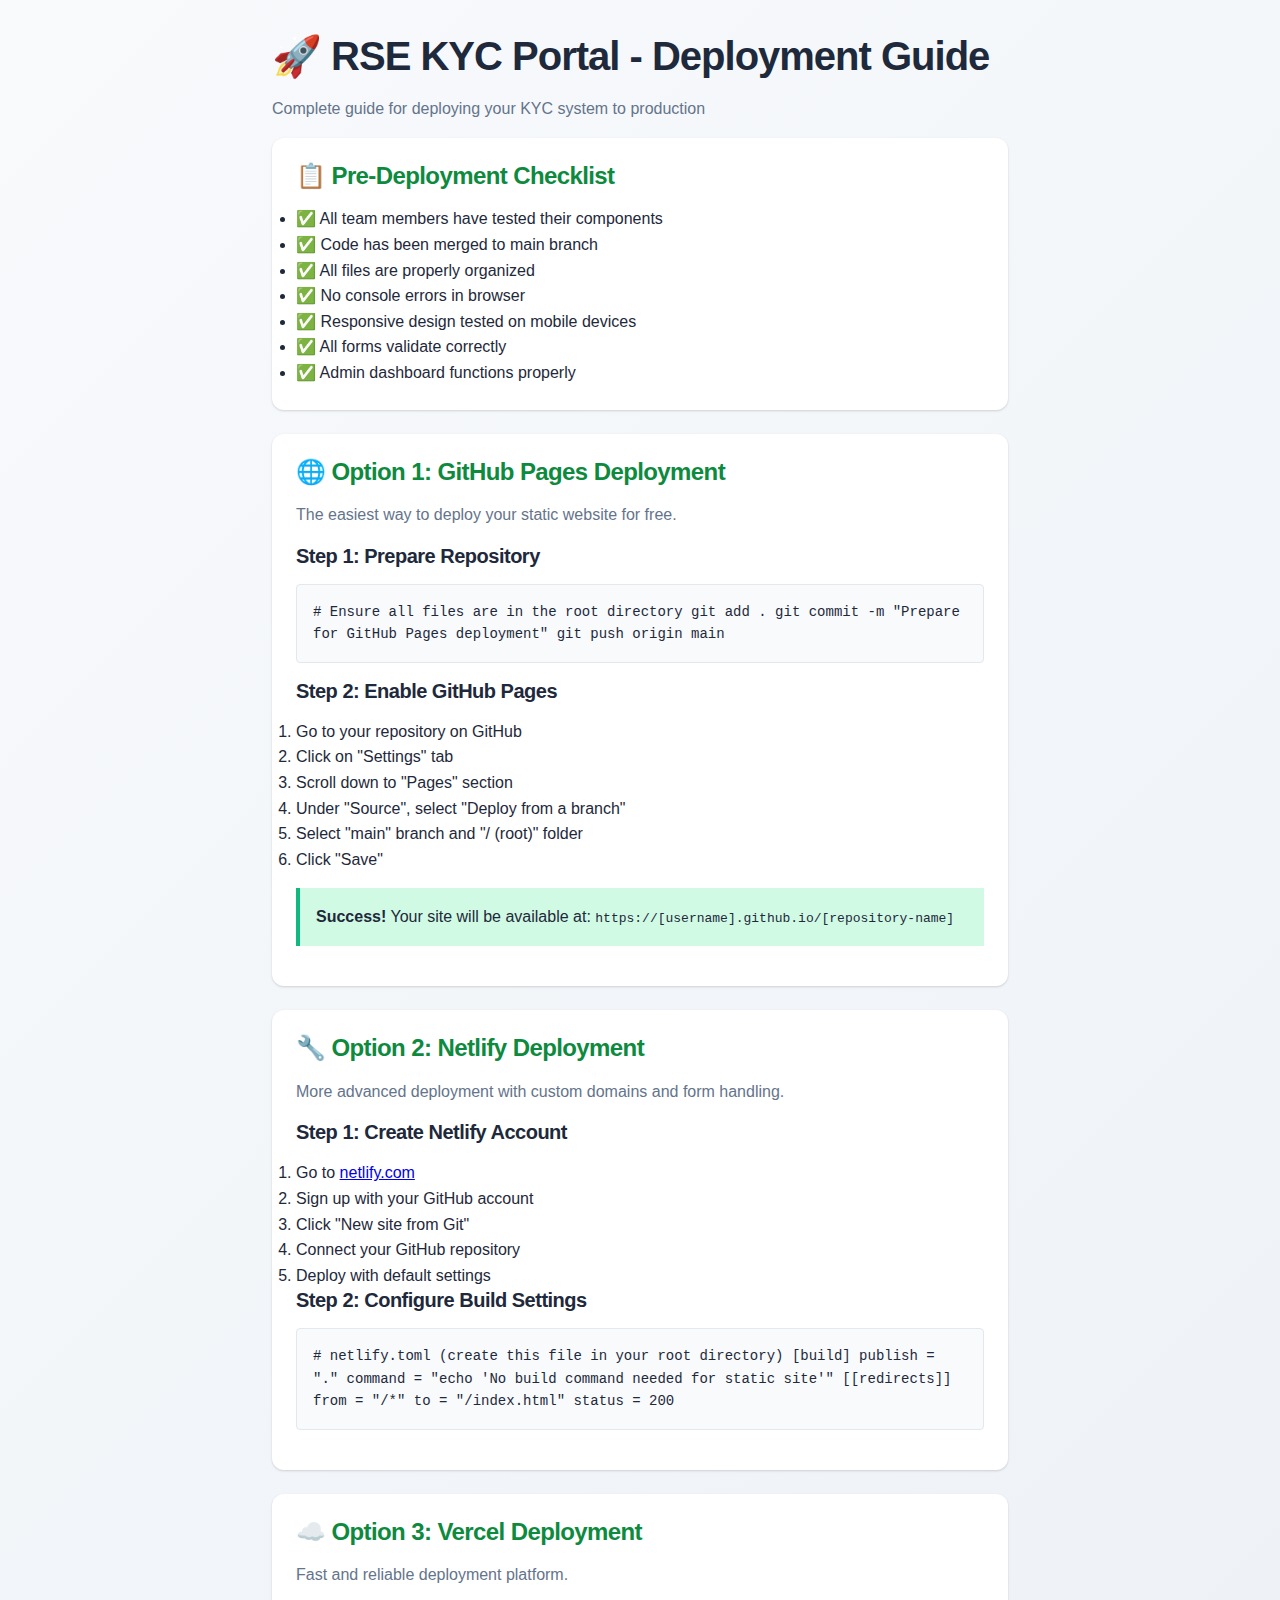
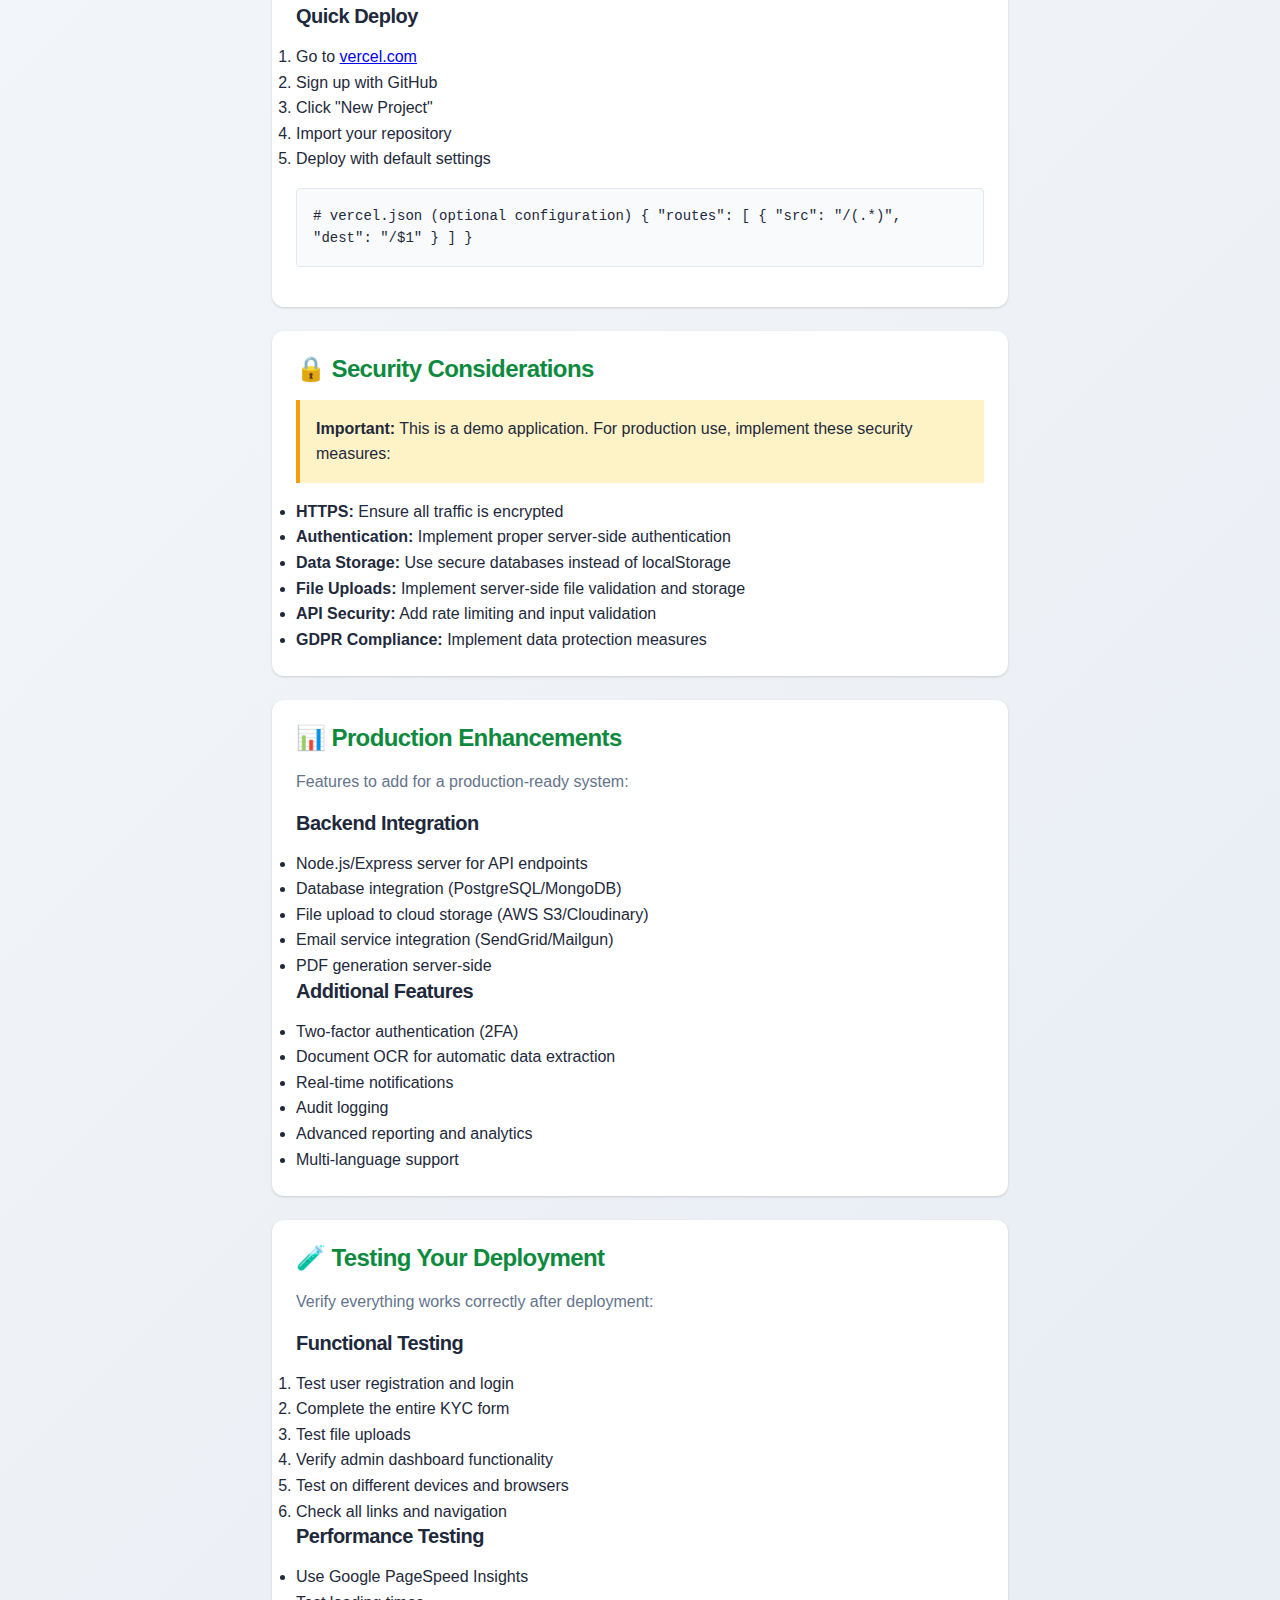
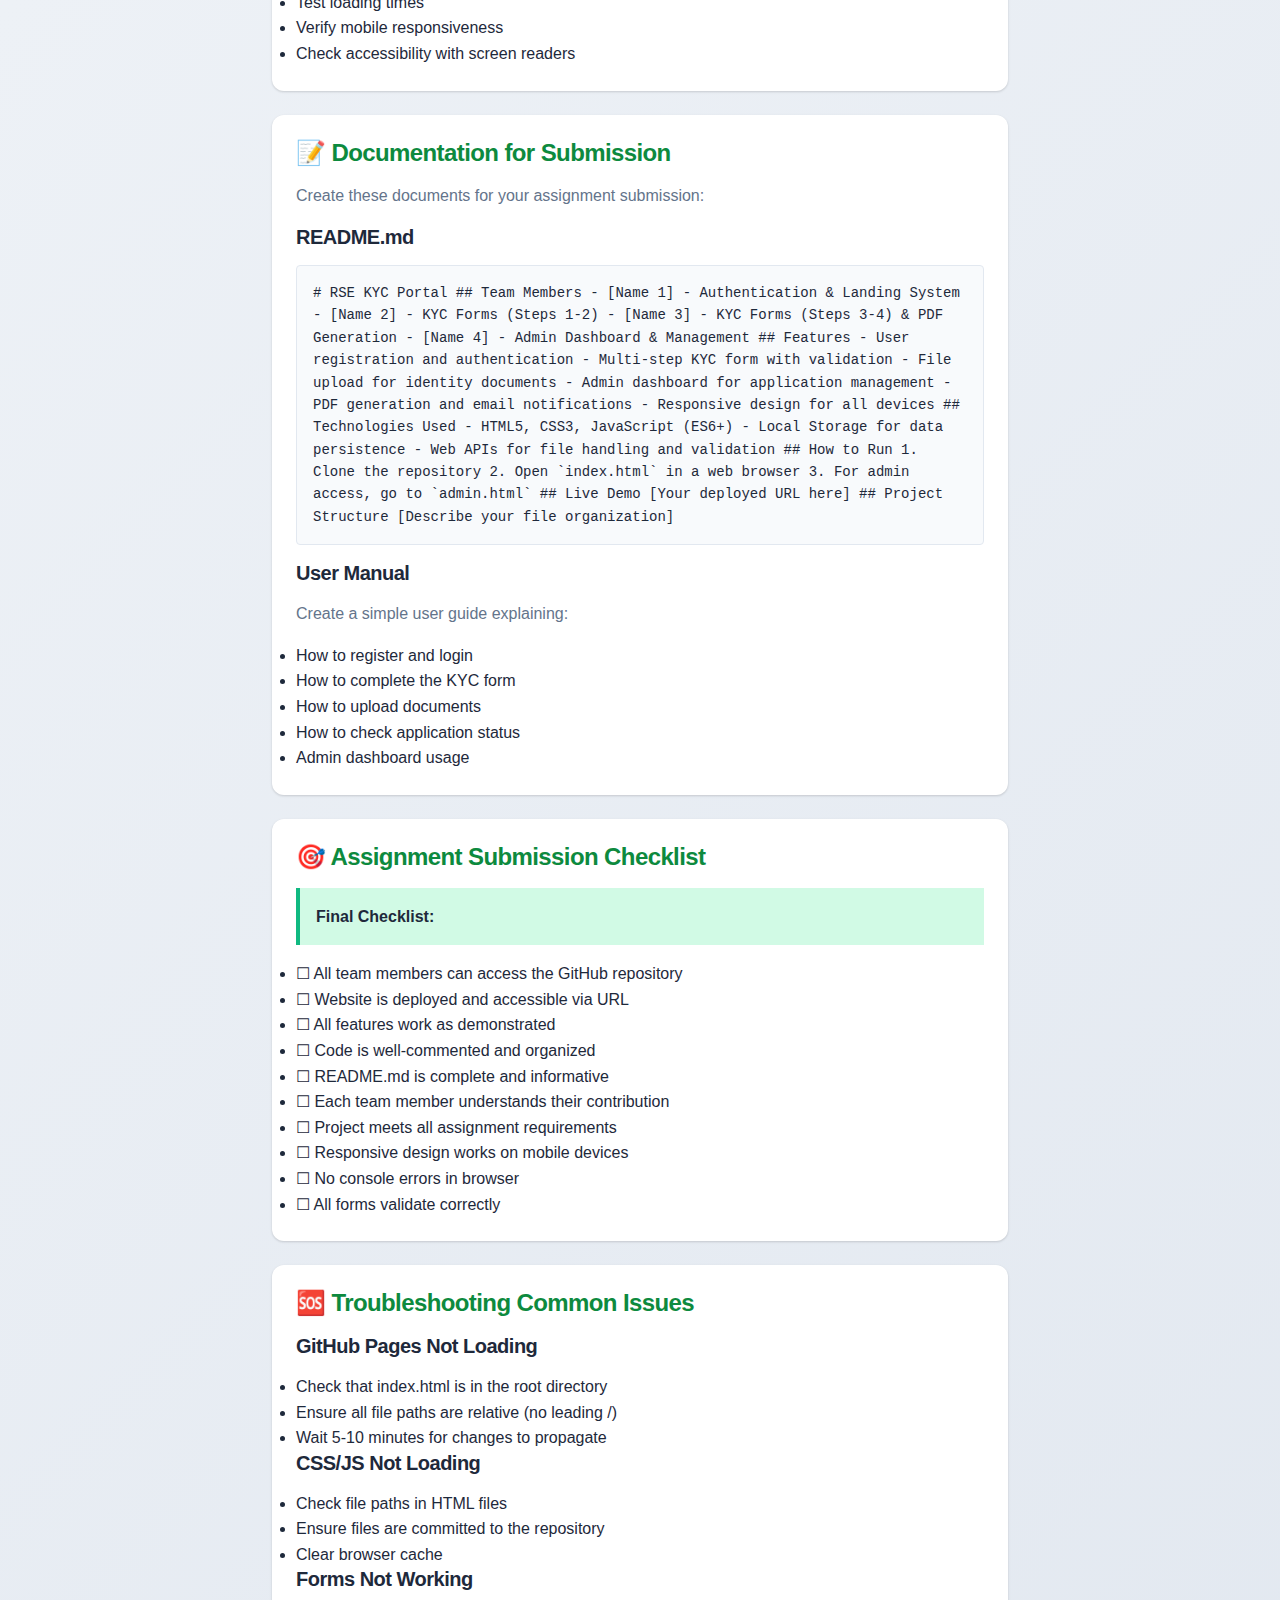
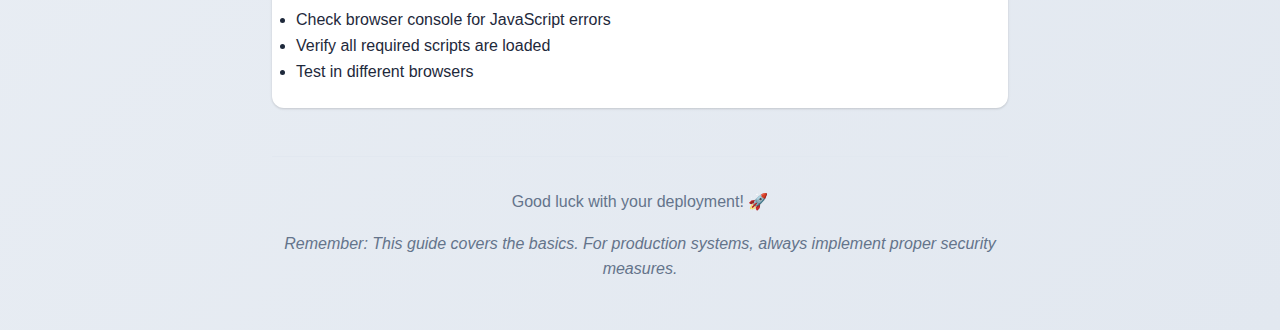
<file: deployment-guide.html>
<!DOCTYPE html>
<html lang="en">
<head>
    <meta charset="UTF-8">
    <meta name="viewport" content="width=device-width, initial-scale=1.0">
    <title>Deployment Guide - RSE KYC Portal</title>
    <link rel="stylesheet" href="css/main.css">
    <style>
        .guide-container {
            max-width: 800px;
            margin: 0 auto;
            padding: 2rem;
        }
        .step {
            background: var(--surface-color);
            border-radius: var(--border-radius);
            padding: 1.5rem;
            margin-bottom: 1.5rem;
            box-shadow: var(--shadow);
        }
        .step h3 {
            color: var(--primary-color);
            margin-bottom: 1rem;
        }
        .code-block {
            background: #f8fafc;
            border: 1px solid var(--border-color);
            border-radius: 4px;
            padding: 1rem;
            font-family: 'Courier New', monospace;
            font-size: 0.875rem;
            overflow-x: auto;
            margin: 1rem 0;
        }
        .warning {
            background: #fef3c7;
            border-left: 4px solid #f59e0b;
            padding: 1rem;
            margin: 1rem 0;
        }
        .success {
            background: #d1fae5;
            border-left: 4px solid #10b981;
            padding: 1rem;
            margin: 1rem 0;
        }
    </style>
</head>
<body>
    <div class="guide-container">
        <header>
            <h1>🚀 RSE KYC Portal - Deployment Guide</h1>
            <p>Complete guide for deploying your KYC system to production</p>
        </header>

        <div class="step">
            <h3>📋 Pre-Deployment Checklist</h3>
            <ul>
                <li>✅ All team members have tested their components</li>
                <li>✅ Code has been merged to main branch</li>
                <li>✅ All files are properly organized</li>
                <li>✅ No console errors in browser</li>
                <li>✅ Responsive design tested on mobile devices</li>
                <li>✅ All forms validate correctly</li>
                <li>✅ Admin dashboard functions properly</li>
            </ul>
        </div>

        <div class="step">
            <h3>🌐 Option 1: GitHub Pages Deployment</h3>
            <p>The easiest way to deploy your static website for free.</p>
            
            <h4>Step 1: Prepare Repository</h4>
            <div class="code-block">
# Ensure all files are in the root directory
git add .
git commit -m "Prepare for GitHub Pages deployment"
git push origin main
            </div>

            <h4>Step 2: Enable GitHub Pages</h4>
            <ol>
                <li>Go to your repository on GitHub</li>
                <li>Click on "Settings" tab</li>
                <li>Scroll down to "Pages" section</li>
                <li>Under "Source", select "Deploy from a branch"</li>
                <li>Select "main" branch and "/ (root)" folder</li>
                <li>Click "Save"</li>
            </ol>

            <div class="success">
                <strong>Success!</strong> Your site will be available at: 
                <code>https://[username].github.io/[repository-name]</code>
            </div>
        </div>

        <div class="step">
            <h3>🔧 Option 2: Netlify Deployment</h3>
            <p>More advanced deployment with custom domains and form handling.</p>
            
            <h4>Step 1: Create Netlify Account</h4>
            <ol>
                <li>Go to <a href="https://netlify.com" target="_blank">netlify.com</a></li>
                <li>Sign up with your GitHub account</li>
                <li>Click "New site from Git"</li>
                <li>Connect your GitHub repository</li>
                <li>Deploy with default settings</li>
            </ol>

            <h4>Step 2: Configure Build Settings</h4>
            <div class="code-block">
# netlify.toml (create this file in your root directory)
[build]
  publish = "."
  command = "echo 'No build command needed for static site'"

[[redirects]]
  from = "/*"
  to = "/index.html"
  status = 200
            </div>
        </div>

        <div class="step">
            <h3>☁️ Option 3: Vercel Deployment</h3>
            <p>Fast and reliable deployment platform.</p>
            
            <h4>Quick Deploy</h4>
            <ol>
                <li>Go to <a href="https://vercel.com" target="_blank">vercel.com</a></li>
                <li>Sign up with GitHub</li>
                <li>Click "New Project"</li>
                <li>Import your repository</li>
                <li>Deploy with default settings</li>
            </ol>

            <div class="code-block">
# vercel.json (optional configuration)
{
  "routes": [
    { "src": "/(.*)", "dest": "/$1" }
  ]
}
            </div>
        </div>

        <div class="step">
            <h3>🔒 Security Considerations</h3>
            <div class="warning">
                <strong>Important:</strong> This is a demo application. For production use, implement these security measures:
            </div>
            
            <ul>
                <li><strong>HTTPS:</strong> Ensure all traffic is encrypted</li>
                <li><strong>Authentication:</strong> Implement proper server-side authentication</li>
                <li><strong>Data Storage:</strong> Use secure databases instead of localStorage</li>
                <li><strong>File Uploads:</strong> Implement server-side file validation and storage</li>
                <li><strong>API Security:</strong> Add rate limiting and input validation</li>
                <li><strong>GDPR Compliance:</strong> Implement data protection measures</li>
            </ul>
        </div>

        <div class="step">
            <h3>📊 Production Enhancements</h3>
            <p>Features to add for a production-ready system:</p>
            
            <h4>Backend Integration</h4>
            <ul>
                <li>Node.js/Express server for API endpoints</li>
                <li>Database integration (PostgreSQL/MongoDB)</li>
                <li>File upload to cloud storage (AWS S3/Cloudinary)</li>
                <li>Email service integration (SendGrid/Mailgun)</li>
                <li>PDF generation server-side</li>
            </ul>

            <h4>Additional Features</h4>
            <ul>
                <li>Two-factor authentication (2FA)</li>
                <li>Document OCR for automatic data extraction</li>
                <li>Real-time notifications</li>
                <li>Audit logging</li>
                <li>Advanced reporting and analytics</li>
                <li>Multi-language support</li>
            </ul>
        </div>

        <div class="step">
            <h3>🧪 Testing Your Deployment</h3>
            <p>Verify everything works correctly after deployment:</p>
            
            <h4>Functional Testing</h4>
            <ol>
                <li>Test user registration and login</li>
                <li>Complete the entire KYC form</li>
                <li>Test file uploads</li>
                <li>Verify admin dashboard functionality</li>
                <li>Test on different devices and browsers</li>
                <li>Check all links and navigation</li>
            </ol>

            <h4>Performance Testing</h4>
            <ul>
                <li>Use Google PageSpeed Insights</li>
                <li>Test loading times</li>
                <li>Verify mobile responsiveness</li>
                <li>Check accessibility with screen readers</li>
            </ul>
        </div>

        <div class="step">
            <h3>📝 Documentation for Submission</h3>
            <p>Create these documents for your assignment submission:</p>
            
            <h4>README.md</h4>
            <div class="code-block">
# RSE KYC Portal

## Team Members
- [Name 1] - Authentication & Landing System
- [Name 2] - KYC Forms (Steps 1-2)
- [Name 3] - KYC Forms (Steps 3-4) & PDF Generation
- [Name 4] - Admin Dashboard & Management

## Features
- User registration and authentication
- Multi-step KYC form with validation
- File upload for identity documents
- Admin dashboard for application management
- PDF generation and email notifications
- Responsive design for all devices

## Technologies Used
- HTML5, CSS3, JavaScript (ES6+)
- Local Storage for data persistence
- Web APIs for file handling and validation

## How to Run
1. Clone the repository
2. Open `index.html` in a web browser
3. For admin access, go to `admin.html`

## Live Demo
[Your deployed URL here]

## Project Structure
[Describe your file organization]
            </div>

            <h4>User Manual</h4>
            <p>Create a simple user guide explaining:</p>
            <ul>
                <li>How to register and login</li>
                <li>How to complete the KYC form</li>
                <li>How to upload documents</li>
                <li>How to check application status</li>
                <li>Admin dashboard usage</li>
            </ul>
        </div>

        <div class="step">
            <h3>🎯 Assignment Submission Checklist</h3>
            <div class="success">
                <strong>Final Checklist:</strong>
            </div>
            <ul>
                <li>☐ All team members can access the GitHub repository</li>
                <li>☐ Website is deployed and accessible via URL</li>
                <li>☐ All features work as demonstrated</li>
                <li>☐ Code is well-commented and organized</li>
                <li>☐ README.md is complete and informative</li>
                <li>☐ Each team member understands their contribution</li>
                <li>☐ Project meets all assignment requirements</li>
                <li>☐ Responsive design works on mobile devices</li>
                <li>☐ No console errors in browser</li>
                <li>☐ All forms validate correctly</li>
            </ul>
        </div>

        <div class="step">
            <h3>🆘 Troubleshooting Common Issues</h3>
            
            <h4>GitHub Pages Not Loading</h4>
            <ul>
                <li>Check that index.html is in the root directory</li>
                <li>Ensure all file paths are relative (no leading /)</li>
                <li>Wait 5-10 minutes for changes to propagate</li>
            </ul>

            <h4>CSS/JS Not Loading</h4>
            <ul>
                <li>Check file paths in HTML files</li>
                <li>Ensure files are committed to the repository</li>
                <li>Clear browser cache</li>
            </ul>

            <h4>Forms Not Working</h4>
            <ul>
                <li>Check browser console for JavaScript errors</li>
                <li>Verify all required scripts are loaded</li>
                <li>Test in different browsers</li>
            </ul>
        </div>

        <footer style="text-align: center; margin-top: 3rem; padding-top: 2rem; border-top: 1px solid var(--border-color);">
            <p>Good luck with your deployment! 🚀</p>
            <p><em>Remember: This guide covers the basics. For production systems, always implement proper security measures.</em></p>
        </footer>
    </div>
</body>
</html>
</file>
<file: css/main.css>
/* Enhanced Global Styles with RSE Branding */
* {
  margin: 0;
  padding: 0;
  box-sizing: border-box;
}

:root {
  /* RSE Brand Colors */
  --primary-color: #0d8a3e;
  --primary-dark: #076e30;
  --primary-light: #4caf50;
  --secondary-color: #2563eb;
  --accent-color: #f59e0b;

  /* Gradients */
  --primary-gradient: linear-gradient(135deg, #0d8a3e 0%, #4caf50 100%);
  --secondary-gradient: linear-gradient(135deg, #2563eb 0%, #3b82f6 100%);
  --accent-gradient: linear-gradient(135deg, #f59e0b 0%, #fbbf24 100%);

  /* Neutral Colors */
  --success-color: #16a34a;
  --danger-color: #dc2626;
  --warning-color: #ca8a04;
  --info-color: #0ea5e9;

  /* Background & Surface */
  --background-color: #f8fafc;
  --background-gradient: linear-gradient(135deg, #f8fafc 0%, #e2e8f0 100%);
  --surface-color: #ffffff;
  --surface-elevated: #ffffff;

  /* Text Colors */
  --text-color: #1e293b;
  --text-muted: #64748b;
  --text-light: #94a3b8;

  /* Border & Radius */
  --border-color: #e2e8f0;
  --border-radius: 12px;
  --border-radius-sm: 8px;
  --border-radius-lg: 16px;
  --border-radius-xl: 24px;

  /* Shadows */
  --shadow: 0 1px 3px 0 rgba(0, 0, 0, 0.1), 0 1px 2px 0 rgba(0, 0, 0, 0.06);
  --shadow-md: 0 4px 6px -1px rgba(0, 0, 0, 0.1), 0 2px 4px -1px rgba(0, 0, 0, 0.06);
  --shadow-lg: 0 10px 15px -3px rgba(0, 0, 0, 0.1), 0 4px 6px -2px rgba(0, 0, 0, 0.05);
  --shadow-xl: 0 20px 25px -5px rgba(0, 0, 0, 0.1), 0 10px 10px -5px rgba(0, 0, 0, 0.04);
  --shadow-2xl: 0 25px 50px -12px rgba(0, 0, 0, 0.25);

  /* Transitions */
  --transition: all 0.3s cubic-bezier(0.4, 0, 0.2, 1);
  --transition-fast: all 0.15s cubic-bezier(0.4, 0, 0.2, 1);
  --transition-slow: all 0.5s cubic-bezier(0.4, 0, 0.2, 1);
}

body {
  font-family: "Inter", -apple-system, BlinkMacSystemFont, "Segoe UI", Roboto, sans-serif;
  background: var(--background-gradient);
  color: var(--text-color);
  line-height: 1.6;
  font-weight: 400;
  -webkit-font-smoothing: antialiased;
  -moz-osx-font-smoothing: grayscale;
  overflow-x: hidden;
}

.container {
  max-width: 1400px;
  margin: 0 auto;
  padding: 20px;
}

/* Enhanced Typography */
h1,
h2,
h3,
h4,
h5,
h6 {
  margin-bottom: 1rem;
  font-weight: 700;
  letter-spacing: -0.025em;
  line-height: 1.2;
}

h1 {
  font-size: 2.5rem;
  font-weight: 800;
}

h2 {
  font-size: 2rem;
  color: var(--text-color);
}

h3 {
  font-size: 1.5rem;
  color: var(--primary-color);
}

h4 {
  font-size: 1.25rem;
  color: var(--text-color);
}

p {
  margin-bottom: 1rem;
  color: var(--text-muted);
  font-weight: 400;
}

/* Enhanced Buttons */
.btn {
  display: inline-flex;
  align-items: center;
  justify-content: center;
  gap: 0.5rem;
  padding: 0.875rem 1.75rem;
  border: none;
  border-radius: var(--border-radius);
  font-size: 0.875rem;
  font-weight: 600;
  text-decoration: none;
  cursor: pointer;
  transition: var(--transition);
  box-shadow: var(--shadow);
  position: relative;
  overflow: hidden;
  text-transform: none;
  letter-spacing: 0.025em;
  min-height: 44px;
}

.btn::before {
  content: "";
  position: absolute;
  top: 0;
  left: -100%;
  width: 100%;
  height: 100%;
  background: linear-gradient(90deg, transparent, rgba(255, 255, 255, 0.2), transparent);
  transition: left 0.5s;
}

.btn:hover::before {
  left: 100%;
}

.btn:hover {
  transform: translateY(-2px);
  box-shadow: var(--shadow-lg);
}

.btn:active {
  transform: translateY(0);
}

.btn-primary {
  background: var(--primary-gradient);
  color: white;
  border: 2px solid transparent;
}

.btn-primary:hover {
  background: linear-gradient(135deg, #076e30 0%, #0d8a3e 100%);
  box-shadow: 0 8px 25px rgba(13, 138, 62, 0.3);
}

.btn-secondary {
  background: var(--secondary-gradient);
  color: white;
}

.btn-success {
  background: linear-gradient(135deg, var(--success-color) 0%, #22c55e 100%);
  color: white;
}

.btn-danger {
  background: linear-gradient(135deg, var(--danger-color) 0%, #ef4444 100%);
  color: white;
}

.btn-warning {
  background: var(--accent-gradient);
  color: white;
}

.btn-outline {
  background: transparent;
  border: 2px solid var(--primary-color);
  color: var(--primary-color);
}

.btn-outline:hover {
  background: var(--primary-color);
  color: white;
}

.btn-large {
  padding: 1.25rem 2.5rem;
  font-size: 1rem;
  min-height: 56px;
}

.btn-full {
  width: 100%;
}

/* Enhanced Form Elements */
.form-group {
  margin-bottom: 1.5rem;
  position: relative;
}

.form-group.full-width {
  grid-column: 1 / -1;
}

label {
  display: block;
  margin-bottom: 0.5rem;
  font-weight: 600;
  color: var(--text-color);
  font-size: 0.875rem;
}

.input-wrapper {
  position: relative;
  display: flex;
  align-items: center;
}

.input-wrapper .input-icon {
  position: absolute;
  left: 1rem;
  color: var(--text-muted);
  z-index: 2;
  pointer-events: none;
}

input,
select,
textarea {
  width: 100%;
  padding: 1rem;
  padding-left: 3rem;
  border: 2px solid var(--border-color);
  border-radius: var(--border-radius);
  font-size: 0.875rem;
  transition: var(--transition);
  background: var(--surface-color);
  font-family: inherit;
  color: var(--text-color);
}

input:focus,
select:focus,
textarea:focus {
  outline: none;
  border-color: var(--primary-color);
  box-shadow: 0 0 0 4px rgba(13, 138, 62, 0.1);
  transform: translateY(-1px);
}

input:focus + .input-icon,
select:focus + .input-icon,
textarea:focus + .input-icon {
  color: var(--primary-color);
}

textarea {
  resize: vertical;
  min-height: 120px;
  padding-left: 3rem;
}

/* Form Grid */
.form-grid {
  display: grid;
  grid-template-columns: repeat(auto-fit, minmax(300px, 1fr));
  gap: 1.5rem;
}

/* Enhanced Cards */
.card {
  background: var(--surface-color);
  border-radius: var(--border-radius-lg);
  padding: 2rem;
  box-shadow: var(--shadow-md);
  border: 1px solid var(--border-color);
  transition: var(--transition);
  position: relative;
  overflow: hidden;
}

.card::before {
  content: "";
  position: absolute;
  top: 0;
  left: 0;
  right: 0;
  height: 4px;
  background: var(--primary-gradient);
}

.card:hover {
  transform: translateY(-4px);
  box-shadow: var(--shadow-xl);
}

/* Enhanced Modal */
.modal {
  display: none;
  position: fixed;
  z-index: 1000;
  left: 0;
  top: 0;
  width: 100%;
  height: 100%;
  animation: fadeIn 0.3s cubic-bezier(0.4, 0, 0.2, 1);
}

.modal.show {
  display: flex;
  align-items: center;
  justify-content: center;
}

.modal-backdrop {
  position: absolute;
  top: 0;
  left: 0;
  width: 100%;
  height: 100%;
  background: rgba(0, 0, 0, 0.6);
  backdrop-filter: blur(8px);
}

.modal-content {
  background: var(--surface-color);
  padding: 2.5rem;
  border-radius: var(--border-radius-lg);
  box-shadow: var(--shadow-2xl);
  width: 90%;
  max-width: 500px;
  max-height: 90vh;
  overflow-y: auto;
  position: relative;
  animation: slideInUp 0.4s cubic-bezier(0.4, 0, 0.2, 1);
  border: 1px solid var(--border-color);
  z-index: 1001;
}

.modal-content.large {
  max-width: 900px;
}

/* Enhanced Tables */
.table-container {
  background: var(--surface-color);
  border-radius: var(--border-radius-lg);
  overflow: hidden;
  box-shadow: var(--shadow-md);
  margin-top: 1rem;
  border: 1px solid var(--border-color);
}

table {
  width: 100%;
  border-collapse: collapse;
}

th,
td {
  padding: 1.25rem;
  text-align: left;
  border-bottom: 1px solid var(--border-color);
}

th {
  background: linear-gradient(135deg, var(--background-color) 0%, #e2e8f0 100%);
  font-weight: 700;
  color: var(--text-color);
  text-transform: uppercase;
  letter-spacing: 0.05em;
  font-size: 0.75rem;
}

tr {
  transition: var(--transition);
}

tr:hover {
  background: linear-gradient(135deg, rgba(13, 138, 62, 0.02) 0%, rgba(13, 138, 62, 0.05) 100%);
}

/* Status badges */
.status-badge {
  padding: 0.375rem 1rem;
  border-radius: 9999px;
  font-size: 0.75rem;
  font-weight: 700;
  text-transform: uppercase;
  letter-spacing: 0.05em;
  display: inline-flex;
  align-items: center;
  gap: 0.25rem;
}

.status-badge::before {
  content: "";
  width: 6px;
  height: 6px;
  border-radius: 50%;
  background: currentColor;
}

.status-pending {
  background: linear-gradient(135deg, #fef3c7 0%, #fde68a 100%);
  color: #92400e;
  border: 1px solid #f59e0b;
}

.status-approved {
  background: linear-gradient(135deg, #d1fae5 0%, #a7f3d0 100%);
  color: #065f46;
  border: 1px solid #10b981;
}

.status-rejected {
  background: linear-gradient(135deg, #fee2e2 0%, #fecaca 100%);
  color: #991b1b;
  border: 1px solid #ef4444;
}

/* Enhanced Animations */
@keyframes fadeIn {
  from {
    opacity: 0;
  }
  to {
    opacity: 1;
  }
}

@keyframes slideInUp {
  from {
    transform: translateY(50px);
    opacity: 0;
  }
  to {
    transform: translateY(0);
    opacity: 1;
  }
}

@keyframes slideInRight {
  from {
    transform: translateX(50px);
    opacity: 0;
  }
  to {
    transform: translateX(0);
    opacity: 1;
  }
}

@keyframes pulse {
  0%,
  100% {
    transform: scale(1);
  }
  50% {
    transform: scale(1.05);
  }
}

@keyframes bounce {
  0%,
  20%,
  53%,
  80%,
  100% {
    transform: translateY(0);
  }
  40%,
  43% {
    transform: translateY(-10px);
  }
  70% {
    transform: translateY(-5px);
  }
  90% {
    transform: translateY(-2px);
  }
}

@keyframes float {
  0%,
  100% {
    transform: translateY(0px);
  }
  50% {
    transform: translateY(-20px);
  }
}

@keyframes rotate {
  from {
    transform: rotate(0deg);
  }
  to {
    transform: rotate(360deg);
  }
}

/* Loading States */
.loading {
  position: relative;
  overflow: hidden;
}

.loading::after {
  content: "";
  position: absolute;
  top: 0;
  left: -100%;
  width: 100%;
  height: 100%;
  background: linear-gradient(90deg, transparent, rgba(255, 255, 255, 0.4), transparent);
  animation: shimmer 1.5s infinite;
}

@keyframes shimmer {
  0% {
    left: -100%;
  }
  100% {
    left: 100%;
  }
}

/* Button Loading State */
.btn.loading {
  opacity: 0.8;
  cursor: not-allowed;
  pointer-events: none;
}

.btn.loading .btn-text {
  opacity: 0;
}

.btn.loading .btn-loader {
  position: absolute;
  width: 20px;
  height: 20px;
  border: 2px solid transparent;
  border-top: 2px solid currentColor;
  border-radius: 50%;
  animation: spin 1s linear infinite;
}

@keyframes spin {
  0% {
    transform: rotate(0deg);
  }
  100% {
    transform: rotate(360deg);
  }
}

/* Error States */
.error {
  border-color: var(--danger-color) !important;
  box-shadow: 0 0 0 4px rgba(220, 38, 38, 0.1) !important;
  animation: shake 0.5s ease-in-out;
}

@keyframes shake {
  0%,
  100% {
    transform: translateX(0);
  }
  25% {
    transform: translateX(-5px);
  }
  75% {
    transform: translateX(5px);
  }
}

.error-message {
  color: var(--danger-color);
  font-size: 0.875rem;
  margin-top: 0.5rem;
  display: flex;
  align-items: center;
  gap: 0.5rem;
  animation: slideInUp 0.3s ease-out;
  opacity: 0;
  transform: translateY(-10px);
}

.error-message.show {
  opacity: 1;
  transform: translateY(0);
}

.error-message::before {
  content: "⚠️";
  font-size: 1rem;
}

/* Success States */
.success-message {
  color: var(--success-color);
  font-size: 0.875rem;
  margin-top: 0.5rem;
  display: flex;
  align-items: center;
  gap: 0.5rem;
  animation: slideInUp 0.3s ease-out;
}

.success-message::before {
  content: "✅";
  font-size: 1rem;
}

/* Responsive Design */
@media (max-width: 768px) {
  .container {
    padding: 1rem;
  }

  h1 {
    font-size: 2rem;
  }
  h2 {
    font-size: 1.5rem;
  }
  h3 {
    font-size: 1.25rem;
  }

  .btn {
    padding: 0.75rem 1.5rem;
    font-size: 0.8rem;
  }

  .btn-large {
    padding: 1rem 2rem;
    font-size: 0.9rem;
  }

  .modal-content {
    width: 95%;
    padding: 1.5rem;
  }

  .form-grid {
    grid-template-columns: 1fr;
  }

  table {
    font-size: 0.875rem;
  }

  th,
  td {
    padding: 0.75rem;
  }
}

/* Utility Classes */
.text-center {
  text-align: center;
}
.text-right {
  text-align: right;
}
.text-gradient {
  background: var(--primary-gradient);
  -webkit-background-clip: text;
  -webkit-text-fill-color: transparent;
  background-clip: text;
}
.hidden {
  display: none !important;
}
.flex {
  display: flex;
}
.items-center {
  align-items: center;
}
.justify-between {
  justify-content: space-between;
}
.gap-2 {
  gap: 0.5rem;
}
.gap-4 {
  gap: 1rem;
}
.animate-pulse {
  animation: pulse 2s infinite;
}
.animate-bounce {
  animation: bounce 1s infinite;
}
.animate-float {
  animation: float 3s ease-in-out infinite;
}

/* Dark mode support */
@media (prefers-color-scheme: dark) {
  :root {
    --background-color: #0f172a;
    --background-gradient: linear-gradient(135deg, #0f172a 0%, #1e293b 100%);
    --surface-color: #1e293b;
    --text-color: #f1f5f9;
    --text-muted: #94a3b8;
    --border-color: #334155;
  }
}
</file>
<file: css/admin.css>
/* Enhanced Admin Dashboard Layout */
.admin-container {
  display: flex;
  min-height: 100vh;
  background: var(--background-gradient);
}

.admin-sidebar {
  width: 300px;
  background: var(--surface-color);
  border-right: 1px solid var(--border-color);
  box-shadow: var(--shadow-xl);
  position: fixed;
  height: 100vh;
  overflow-y: auto;
  z-index: 100;
}

.sidebar-header {
  padding: 2.5rem 2rem;
  border-bottom: 1px solid var(--border-color);
  text-align: center;
  background: var(--primary-gradient);
  color: white;
  position: relative;
  overflow: hidden;
}

.sidebar-header::before {
  content: "";
  position: absolute;
  top: -50%;
  left: -50%;
  width: 200%;
  height: 200%;
  background: radial-gradient(circle, rgba(255, 255, 255, 0.1) 0%, transparent 70%);
  animation: rotate 20s linear infinite;
}

.sidebar-header h2 {
  color: white;
  margin-bottom: 0.5rem;
  font-size: 1.75rem;
  font-weight: 800;
  position: relative;
  z-index: 1;
  display: flex;
  align-items: center;
  justify-content: center;
  gap: 0.5rem;
}

.sidebar-header h2::before {
  content: "🛡️";
  font-size: 1.5rem;
}

.sidebar-header p {
  color: rgba(255, 255, 255, 0.9);
  font-size: 0.875rem;
  font-weight: 500;
  position: relative;
  z-index: 1;
}

.admin-main {
  flex: 1;
  margin-left: 300px;
  padding: 2rem;
  background: var(--background-gradient);
}

.admin-header {
  display: flex;
  justify-content: space-between;
  align-items: center;
  margin-bottom: 2.5rem;
  padding: 2rem;
  background: var(--surface-color);
  border-radius: var(--border-radius-lg);
  box-shadow: var(--shadow-lg);
  border: 1px solid var(--border-color);
  position: relative;
  overflow: hidden;
}

.admin-header::before {
  content: "";
  position: absolute;
  top: 0;
  left: 0;
  right: 0;
  height: 4px;
  background: var(--primary-gradient);
}

.admin-header h1 {
  background: var(--primary-gradient);
  -webkit-background-clip: text;
  -webkit-text-fill-color: transparent;
  background-clip: text;
  font-size: 2.25rem;
  font-weight: 800;
  display: flex;
  align-items: center;
  gap: 1rem;
}

.admin-header h1::before {
  content: "📊";
  font-size: 2rem;
}

.header-actions {
  display: flex;
  gap: 1rem;
}

/* Enhanced Stats Grid */
.stats-grid {
  display: grid;
  grid-template-columns: repeat(auto-fit, minmax(280px, 1fr));
  gap: 2rem;
  margin-bottom: 3rem;
}

.stat-card {
  background: var(--surface-color);
  padding: 2rem;
  border-radius: var(--border-radius-lg);
  box-shadow: var(--shadow-lg);
  display: flex;
  align-items: center;
  gap: 1.5rem;
  transition: var(--transition);
  border: 1px solid var(--border-color);
  position: relative;
  overflow: hidden;
}

.stat-card::before {
  content: "";
  position: absolute;
  top: 0;
  left: 0;
  right: 0;
  height: 4px;
  background: var(--primary-gradient);
}

.stat-card:hover {
  transform: translateY(-8px);
  box-shadow: var(--shadow-xl);
}

.stat-icon {
  width: 80px;
  height: 80px;
  border-radius: var(--border-radius-lg);
  background: var(--primary-gradient);
  display: flex;
  align-items: center;
  justify-content: center;
  color: white;
  font-size: 2rem;
  box-shadow: var(--shadow-md);
  position: relative;
}

.stat-icon::before {
  content: "";
  position: absolute;
  inset: 2px;
  border-radius: var(--border-radius);
  background: linear-gradient(135deg, rgba(255, 255, 255, 0.1) 0%, transparent 100%);
}

.stat-content h3 {
  font-size: 2.5rem;
  font-weight: 800;
  color: var(--text-color);
  margin-bottom: 0.25rem;
  background: var(--primary-gradient);
  -webkit-background-clip: text;
  -webkit-text-fill-color: transparent;
  background-clip: text;
}

.stat-content p {
  color: var(--text-muted);
  margin: 0;
  font-size: 0.875rem;
  font-weight: 600;
  text-transform: uppercase;
  letter-spacing: 0.05em;
}

/* Enhanced Charts Grid */
.charts-grid {
  display: grid;
  grid-template-columns: repeat(auto-fit, minmax(450px, 1fr));
  gap: 2rem;
  margin-bottom: 3rem;
}

.chart-card {
  background: var(--surface-color);
  padding: 2rem;
  border-radius: var(--border-radius-lg);
  box-shadow: var(--shadow-lg);
  border: 1px solid var(--border-color);
  position: relative;
  overflow: hidden;
}

.chart-card::before {
  content: "";
  position: absolute;
  top: 0;
  left: 0;
  right: 0;
  height: 4px;
  background: var(--primary-gradient);
}

.chart-card h3 {
  margin-bottom: 1.5rem;
  background: var(--primary-gradient);
  -webkit-background-clip: text;
  -webkit-text-fill-color: transparent;
  background-clip: text;
  font-weight: 700;
  font-size: 1.25rem;
}

/* Enhanced Admin Sections */
.admin-section {
  display: none;
  animation: fadeInUp 0.5s ease-out;
}

.admin-section.active {
  display: block;
}

.section-header {
  display: flex;
  justify-content: space-between;
  align-items: center;
  margin-bottom: 2rem;
  padding: 2rem;
  background: var(--surface-color);
  border-radius: var(--border-radius-lg);
  box-shadow: var(--shadow-md);
  border: 1px solid var(--border-color);
  position: relative;
  overflow: hidden;
}

.section-header::before {
  content: "";
  position: absolute;
  top: 0;
  left: 0;
  right: 0;
  height: 4px;
  background: var(--primary-gradient);
}

.section-header h2 {
  background: var(--primary-gradient);
  -webkit-background-clip: text;
  -webkit-text-fill-color: transparent;
  background-clip: text;
  font-weight: 700;
  font-size: 1.75rem;
}

/* Enhanced Filters */
.filters {
  display: flex;
  gap: 1rem;
  align-items: center;
  flex-wrap: wrap;
  padding: 1.5rem;
  background: var(--surface-color);
  border-radius: var(--border-radius-lg);
  box-shadow: var(--shadow-md);
  border: 1px solid var(--border-color);
  margin-bottom: 1.5rem;
}

.filters select,
.filters input {
  min-width: 180px;
  padding: 0.75rem 1rem;
  border: 2px solid var(--border-color);
  border-radius: var(--border-radius);
  transition: var(--transition);
  background: var(--surface-color);
}

.filters select:focus,
.filters input:focus {
  border-color: var(--primary-color);
  box-shadow: 0 0 0 3px rgba(13, 138, 62, 0.1);
}

/* Enhanced Action Buttons */
.action-buttons {
  display: flex;
  gap: 0.5rem;
  flex-wrap: wrap;
}

.btn-sm {
  padding: 0.5rem 1rem;
  font-size: 0.75rem;
  border-radius: var(--border-radius-sm);
  font-weight: 600;
  text-transform: uppercase;
  letter-spacing: 0.05em;
}

/* Enhanced Reports Grid */
.reports-grid {
  display: grid;
  grid-template-columns: repeat(auto-fit, minmax(320px, 1fr));
  gap: 2rem;
}

.report-card {
  background: var(--surface-color);
  padding: 2.5rem;
  border-radius: var(--border-radius-lg);
  box-shadow: var(--shadow-lg);
  text-align: center;
  border: 1px solid var(--border-color);
  transition: var(--transition);
  position: relative;
  overflow: hidden;
}

.report-card::before {
  content: "";
  position: absolute;
  top: 0;
  left: 0;
  right: 0;
  height: 4px;
  background: var(--primary-gradient);
}

.report-card:hover {
  transform: translateY(-8px);
  box-shadow: var(--shadow-xl);
}

.report-card h3 {
  background: var(--primary-gradient);
  -webkit-background-clip: text;
  -webkit-text-fill-color: transparent;
  background-clip: text;
  margin-bottom: 1rem;
  font-weight: 700;
  font-size: 1.25rem;
}

.report-card p {
  margin-bottom: 2rem;
  color: var(--text-muted);
  line-height: 1.6;
}

/* Enhanced Modal Actions */
.modal-actions {
  display: flex;
  gap: 1rem;
  justify-content: flex-end;
  margin-top: 2rem;
  padding-top: 2rem;
  border-top: 2px solid var(--border-color);
  flex-wrap: wrap;
}

/* Enhanced Application Details */
.application-details {
  display: grid;
  gap: 2rem;
}

.detail-section {
  background: linear-gradient(135deg, var(--background-color) 0%, rgba(13, 138, 62, 0.02) 100%);
  padding: 2rem;
  border-radius: var(--border-radius-lg);
  border: 2px solid var(--border-color);
  position: relative;
}

.detail-section::before {
  content: "";
  position: absolute;
  top: 0;
  left: 0;
  right: 0;
  height: 4px;
  background: var(--primary-gradient);
  border-radius: var(--border-radius-lg) var(--border-radius-lg) 0 0;
}

.detail-section h4 {
  background: var(--primary-gradient);
  -webkit-background-clip: text;
  -webkit-text-fill-color: transparent;
  background-clip: text;
  margin-bottom: 1rem;
  font-weight: 700;
  font-size: 1.125rem;
  display: flex;
  align-items: center;
  gap: 0.5rem;
}

.detail-row {
  display: grid;
  grid-template-columns: 1fr 2fr;
  gap: 1rem;
  padding: 1rem 0;
  border-bottom: 1px solid var(--border-color);
  transition: var(--transition);
}

.detail-row:last-child {
  border-bottom: none;
}

.detail-row:hover {
  background: rgba(13, 138, 62, 0.02);
  margin: 0 -1rem;
  padding: 1rem;
  border-radius: var(--border-radius);
}

.detail-label {
  font-weight: 600;
  color: var(--text-color);
  font-size: 0.875rem;
}

.detail-value {
  color: var(--text-muted);
  font-weight: 500;
}

/* Enhanced Navigation */
.nav-menu .nav-item a {
  display: flex;
  align-items: center;
  gap: 1rem;
  padding: 1rem 2rem;
  color: var(--text-color);
  text-decoration: none;
  transition: var(--transition);
  font-weight: 500;
  border-radius: 0 25px 25px 0;
  margin-right: 1rem;
  position: relative;
  overflow: hidden;
}

.nav-menu .nav-item a::before {
  content: "";
  position: absolute;
  left: 0;
  top: 0;
  height: 100%;
  width: 4px;
  background: var(--primary-gradient);
  transform: scaleY(0);
  transition: var(--transition);
}

.nav-menu .nav-item.active a::before,
.nav-menu .nav-item a:hover::before {
  transform: scaleY(1);
}

.nav-menu .nav-item.active a,
.nav-menu .nav-item a:hover {
  background: linear-gradient(135deg, rgba(13, 138, 62, 0.1) 0%, rgba(13, 138, 62, 0.05) 100%);
  color: var(--primary-color);
  transform: translateX(8px);
}

.nav-menu .nav-item i {
  width: 24px;
  text-align: center;
  font-size: 1.125rem;
}

/* Dashboard Widgets */
.dashboard-widgets {
  display: grid;
  grid-template-columns: repeat(auto-fit, minmax(300px, 1fr));
  gap: 2rem;
  margin-bottom: 2rem;
}

.widget {
  background: var(--surface-color);
  padding: 2rem;
  border-radius: var(--border-radius-lg);
  box-shadow: var(--shadow-lg);
  border: 1px solid var(--border-color);
  position: relative;
  overflow: hidden;
}

.widget::before {
  content: "";
  position: absolute;
  top: 0;
  left: 0;
  right: 0;
  height: 4px;
  background: var(--primary-gradient);
}

.widget h4 {
  margin-bottom: 1rem;
  color: var(--primary-color);
  font-weight: 700;
}

/* Responsive Admin Layout */
@media (max-width: 1024px) {
  .admin-sidebar {
    transform: translateX(-100%);
    transition: transform 0.3s cubic-bezier(0.4, 0, 0.2, 1);
    z-index: 1000;
  }

  .admin-sidebar.open {
    transform: translateX(0);
  }

  .admin-main {
    margin-left: 0;
    padding: 1rem;
  }

  .admin-header {
    flex-direction: column;
    gap: 1rem;
    align-items: stretch;
  }

  .stats-grid {
    grid-template-columns: repeat(auto-fit, minmax(250px, 1fr));
  }

  .charts-grid {
    grid-template-columns: 1fr;
  }

  .filters {
    flex-direction: column;
    align-items: stretch;
  }

  .filters select,
  .filters input {
    min-width: auto;
    width: 100%;
  }
}

@media (max-width: 768px) {
  .stat-card {
    flex-direction: column;
    text-align: center;
    padding: 1.5rem;
  }

  .stat-icon {
    width: 60px;
    height: 60px;
    font-size: 1.5rem;
  }

  .section-header {
    flex-direction: column;
    gap: 1rem;
    align-items: stretch;
  }

  .modal-actions {
    flex-direction: column;
  }

  .detail-row {
    grid-template-columns: 1fr;
    gap: 0.25rem;
  }

  .action-buttons {
    flex-direction: column;
  }

  .admin-header h1 {
    font-size: 1.75rem;
  }

  .reports-grid {
    grid-template-columns: 1fr;
  }
}

/* Mobile Menu Toggle for Admin */
.admin-mobile-toggle {
  display: none;
  position: fixed;
  top: 1rem;
  left: 1rem;
  z-index: 1001;
  background: var(--primary-gradient);
  color: white;
  border: none;
  border-radius: 50%;
  width: 48px;
  height: 48px;
  cursor: pointer;
  box-shadow: var(--shadow-lg);
  transition: var(--transition);
}

.admin-mobile-toggle:hover {
  transform: scale(1.1);
}

@media (max-width: 1024px) {
  .admin-mobile-toggle {
    display: flex;
    align-items: center;
    justify-content: center;
  }
}

/* Loading States for Admin */
.admin-loading {
  display: flex;
  align-items: center;
  justify-content: center;
  padding: 3rem;
  color: var(--text-muted);
}

.admin-loading::before {
  content: "";
  width: 32px;
  height: 32px;
  border: 3px solid var(--border-color);
  border-top: 3px solid var(--primary-color);
  border-radius: 50%;
  animation: spin 1s linear infinite;
  margin-right: 1rem;
}

@keyframes spin {
  0% {
    transform: rotate(0deg);
  }
  100% {
    transform: rotate(360deg);
  }
}

/* Dark theme support */
@media (prefers-color-scheme: dark) {
  :root {
    --background-color: #0f172a;
    --surface-color: #1e293b;
    --text-color: #f1f5f9;
    --text-muted: #94a3b8;
    --border-color: #334155;
  }
}
</file>
<file: css/dashboard.css>
/* Enhanced Dashboard Layout with Clickable Tabs */
.dashboard-container {
  display: flex;
  min-height: 100vh;
  background: var(--background-gradient);
}

.sidebar {
  width: 300px;
  background: var(--surface-color);
  border-right: 1px solid var(--border-color);
  box-shadow: var(--shadow-xl);
  position: fixed;
  height: 100vh;
  overflow-y: auto;
  z-index: 100;
  transition: var(--transition);
}

.sidebar-header {
  padding: 2rem;
  border-bottom: 1px solid var(--border-color);
  text-align: center;
  background: var(--primary-gradient);
  color: white;
  position: relative;
  overflow: hidden;
}

.sidebar-header::before {
  content: "";
  position: absolute;
  top: -50%;
  left: -50%;
  width: 200%;
  height: 200%;
  background: radial-gradient(circle, rgba(255, 255, 255, 0.1) 0%, transparent 70%);
  animation: rotate 20s linear infinite;
}

.sidebar-logo {
  height: 60px;
  width: auto;
  margin-bottom: 1rem;
  filter: brightness(0) invert(1);
  position: relative;
  z-index: 1;
}

.user-info {
  position: relative;
  z-index: 1;
}

.user-info h3 {
  color: white;
  margin-bottom: 0.25rem;
  font-size: 1.25rem;
  font-weight: 700;
}

.user-info p {
  color: rgba(255, 255, 255, 0.9);
  font-size: 0.875rem;
  margin: 0;
}

.nav-menu {
  list-style: none;
  padding: 1.5rem 0;
}

.nav-item {
  margin-bottom: 0.25rem;
  position: relative;
}

.nav-item a {
  display: flex;
  align-items: center;
  gap: 1rem;
  padding: 1rem 2rem;
  color: var(--text-color);
  text-decoration: none;
  transition: var(--transition);
  font-weight: 500;
  border-radius: 0 25px 25px 0;
  margin-right: 1rem;
  position: relative;
  overflow: hidden;
}

.nav-item a::before {
  content: "";
  position: absolute;
  left: 0;
  top: 0;
  height: 100%;
  width: 4px;
  background: var(--primary-gradient);
  transform: scaleY(0);
  transition: var(--transition);
}

.nav-item.active a::before,
.nav-item a:hover::before {
  transform: scaleY(1);
}

.nav-item.active a,
.nav-item a:hover {
  background: linear-gradient(135deg, rgba(13, 138, 62, 0.1) 0%, rgba(13, 138, 62, 0.05) 100%);
  color: var(--primary-color);
  transform: translateX(8px);
}

.nav-item i {
  width: 24px;
  text-align: center;
  font-size: 1.125rem;
}

.main-dashboard {
  flex: 1;
  margin-left: 300px;
  padding: 2rem;
  min-height: 100vh;
  background: var(--background-gradient);
}

.dashboard-header {
  margin-bottom: 2.5rem;
  background: var(--surface-color);
  padding: 2rem;
  border-radius: var(--border-radius-xl);
  box-shadow: var(--shadow-lg);
  border: 1px solid var(--border-color);
  position: relative;
  overflow: hidden;
}

.dashboard-header::before {
  content: "";
  position: absolute;
  top: 0;
  left: 0;
  right: 0;
  height: 4px;
  background: var(--primary-gradient);
}

.header-content h1 {
  background: var(--primary-gradient);
  -webkit-background-clip: text;
  -webkit-text-fill-color: transparent;
  background-clip: text;
  margin-bottom: 0.5rem;
  font-size: 2.25rem;
  font-weight: 800;
}

.header-content p {
  color: var(--text-muted);
  font-size: 1.125rem;
  margin: 0;
}

/* Enhanced Clickable Progress Indicator */
.progress-container {
  margin-top: 2rem;
}

.progress-steps {
  display: flex;
  justify-content: space-between;
  margin-bottom: 1rem;
  gap: 1rem;
  overflow-x: auto;
  padding: 1rem 0;
}

.progress-step {
  display: flex;
  flex-direction: column;
  align-items: center;
  gap: 0.75rem;
  cursor: pointer;
  transition: var(--transition);
  padding: 1rem;
  border-radius: var(--border-radius-lg);
  min-width: 140px;
  position: relative;
}

.progress-step:hover {
  background: rgba(13, 138, 62, 0.05);
  transform: translateY(-2px);
}

.progress-step.active {
  background: linear-gradient(135deg, rgba(13, 138, 62, 0.1) 0%, rgba(13, 138, 62, 0.05) 100%);
}

.progress-step.completed {
  background: linear-gradient(135deg, rgba(22, 163, 74, 0.1) 0%, rgba(22, 163, 74, 0.05) 100%);
}

.progress-step.disabled {
  opacity: 0.5;
  cursor: not-allowed;
  pointer-events: none;
}

.step-circle {
  width: 60px;
  height: 60px;
  border-radius: 50%;
  display: flex;
  align-items: center;
  justify-content: center;
  position: relative;
  transition: var(--transition);
  border: 3px solid var(--border-color);
  background: var(--surface-color);
}

.progress-step.active .step-circle {
  background: var(--primary-gradient);
  border-color: var(--primary-color);
  color: white;
  transform: scale(1.1);
  box-shadow: var(--shadow-lg);
}

.progress-step.completed .step-circle {
  background: var(--success-color);
  border-color: var(--success-color);
  color: white;
}

.step-circle i {
  font-size: 1.25rem;
  transition: var(--transition);
}

.step-number {
  font-size: 1.125rem;
  font-weight: 700;
  position: absolute;
  opacity: 0;
  transition: var(--transition);
}

.progress-step:not(.active):not(.completed) .step-circle i {
  opacity: 0;
}

.progress-step:not(.active):not(.completed) .step-number {
  opacity: 1;
}

.step-info {
  text-align: center;
}

.step-title {
  font-weight: 600;
  color: var(--text-color);
  font-size: 0.875rem;
  display: block;
  margin-bottom: 0.25rem;
}

.step-desc {
  font-size: 0.75rem;
  color: var(--text-muted);
  display: block;
}

.progress-step.active .step-title {
  color: var(--primary-color);
  font-weight: 700;
}

.progress-step.completed .step-title {
  color: var(--success-color);
}

/* Progress Bar */
.progress-bar {
  height: 4px;
  background: var(--border-color);
  border-radius: 2px;
  overflow: hidden;
  position: relative;
}

.progress-fill {
  height: 100%;
  background: var(--primary-gradient);
  border-radius: 2px;
  transition: width 0.5s ease-out;
  width: 0%;
}

/* Error Summary */
.error-summary {
  background: linear-gradient(135deg, #fee2e2 0%, #fecaca 100%);
  border: 2px solid var(--danger-color);
  border-radius: var(--border-radius-lg);
  padding: 1.5rem;
  margin-bottom: 2rem;
  animation: slideInUp 0.4s ease-out;
}

.error-header {
  display: flex;
  align-items: center;
  gap: 0.75rem;
  margin-bottom: 1rem;
}

.error-header i {
  color: var(--danger-color);
  font-size: 1.25rem;
}

.error-header h4 {
  color: var(--danger-color);
  margin: 0;
  font-weight: 700;
}

.error-summary ul {
  list-style: none;
  margin: 0;
  padding: 0;
}

.error-summary li {
  color: #991b1b;
  padding: 0.25rem 0;
  display: flex;
  align-items: center;
  gap: 0.5rem;
}

.error-summary li::before {
  content: "•";
  color: var(--danger-color);
  font-weight: bold;
}

/* Enhanced Form Container */
.form-container {
  background: var(--surface-color);
  border-radius: var(--border-radius-xl);
  box-shadow: var(--shadow-xl);
  overflow: hidden;
  border: 1px solid var(--border-color);
  position: relative;
}

.form-container::before {
  content: "";
  position: absolute;
  top: 0;
  left: 0;
  right: 0;
  height: 4px;
  background: var(--primary-gradient);
}

.form-step {
  display: none;
  padding: 3rem;
  animation: slideInRight 0.4s ease-out;
}

.form-step.active {
  display: block;
}

.step-header {
  margin-bottom: 3rem;
  text-align: center;
}

.step-header h3 {
  background: var(--primary-gradient);
  -webkit-background-clip: text;
  -webkit-text-fill-color: transparent;
  background-clip: text;
  font-size: 1.75rem;
  font-weight: 700;
  margin-bottom: 0.5rem;
  display: flex;
  align-items: center;
  justify-content: center;
  gap: 1rem;
}

.step-header p {
  color: var(--text-muted);
  font-size: 1.125rem;
  margin: 0;
}

/* Enhanced Form Grid */
.form-grid {
  display: grid;
  grid-template-columns: repeat(auto-fit, minmax(300px, 1fr));
  gap: 2rem;
}

/* Enhanced Input Styling */
.input-wrapper {
  position: relative;
  display: flex;
  align-items: center;
}

.input-wrapper .input-icon {
  position: absolute;
  left: 1rem;
  color: var(--text-muted);
  z-index: 2;
  pointer-events: none;
  transition: var(--transition);
}

.input-wrapper input,
.input-wrapper select,
.input-wrapper textarea {
  padding-left: 3rem;
  border: 2px solid var(--border-color);
  transition: var(--transition);
}

.input-wrapper input:focus,
.input-wrapper select:focus,
.input-wrapper textarea:focus {
  border-color: var(--primary-color);
  box-shadow: 0 0 0 4px rgba(13, 138, 62, 0.1);
}

.input-wrapper input:focus + .input-icon,
.input-wrapper select:focus + .input-icon,
.input-wrapper textarea:focus + .input-icon {
  color: var(--primary-color);
}

/* Enhanced File Upload */
.file-upload-wrapper {
  position: relative;
}

.file-upload-wrapper input[type="file"] {
  position: absolute;
  opacity: 0;
  width: 100%;
  height: 100%;
  cursor: pointer;
  z-index: 2;
}

.file-upload-area {
  border: 3px dashed var(--border-color);
  border-radius: var(--border-radius-lg);
  padding: 3rem 2rem;
  text-align: center;
  background: linear-gradient(135deg, var(--background-color) 0%, rgba(13, 138, 62, 0.02) 100%);
  transition: var(--transition);
  cursor: pointer;
}

.file-upload-area:hover {
  border-color: var(--primary-color);
  background: linear-gradient(135deg, rgba(13, 138, 62, 0.05) 0%, rgba(13, 138, 62, 0.1) 100%);
  transform: translateY(-2px);
}

.file-upload-area i {
  font-size: 3rem;
  color: var(--primary-color);
  margin-bottom: 1rem;
  display: block;
}

.upload-text {
  display: block;
  font-weight: 600;
  color: var(--text-color);
  margin-bottom: 0.5rem;
}

.upload-hint {
  display: block;
  font-size: 0.875rem;
  color: var(--text-muted);
}

/* Enhanced Error Messages */
.error-message {
  color: var(--danger-color);
  font-size: 0.875rem;
  margin-top: 0.5rem;
  display: flex;
  align-items: center;
  gap: 0.5rem;
  opacity: 0;
  transform: translateY(-10px);
  transition: var(--transition);
}

.error-message.show {
  opacity: 1;
  transform: translateY(0);
}

.error-message::before {
  content: "⚠️";
  font-size: 1rem;
}

/* Enhanced Form Navigation */
.form-navigation {
  display: flex;
  justify-content: space-between;
  align-items: center;
  padding: 2rem 3rem;
  background: linear-gradient(135deg, var(--background-color) 0%, #e2e8f0 100%);
  border-top: 1px solid var(--border-color);
  gap: 1rem;
}

.form-navigation button {
  min-width: 140px;
}

/* Enhanced Review Section */
.review-section {
  display: grid;
  gap: 2rem;
  margin-bottom: 2rem;
}

.review-card {
  background: linear-gradient(135deg, var(--background-color) 0%, rgba(13, 138, 62, 0.02) 100%);
  padding: 2rem;
  border-radius: var(--border-radius-lg);
  border: 2px solid var(--border-color);
  position: relative;
  transition: var(--transition);
}

.review-card::before {
  content: "";
  position: absolute;
  top: 0;
  left: 0;
  right: 0;
  height: 4px;
  background: var(--primary-gradient);
  border-radius: var(--border-radius-lg) var(--border-radius-lg) 0 0;
}

.review-card:hover {
  transform: translateY(-2px);
  box-shadow: var(--shadow-lg);
  border-color: var(--primary-color);
}

.review-card h4 {
  background: var(--primary-gradient);
  -webkit-background-clip: text;
  -webkit-text-fill-color: transparent;
  background-clip: text;
  margin-bottom: 1.5rem;
  font-size: 1.25rem;
  font-weight: 700;
  display: flex;
  align-items: center;
  gap: 0.75rem;
}

.review-item {
  display: grid;
  grid-template-columns: 1fr 2fr;
  gap: 1rem;
  padding: 1rem 0;
  border-bottom: 1px solid var(--border-color);
  transition: var(--transition);
}

.review-item:last-child {
  border-bottom: none;
}

.review-item:hover {
  background: rgba(13, 138, 62, 0.02);
  margin: 0 -1rem;
  padding: 1rem;
  border-radius: var(--border-radius);
}

.review-label {
  font-weight: 600;
  color: var(--text-color);
  font-size: 0.875rem;
}

.review-value {
  color: var(--text-muted);
  font-weight: 500;
}

/* Enhanced Checkbox */
.checkbox-label {
  display: flex;
  align-items: flex-start;
  gap: 1rem;
  cursor: pointer;
  font-size: 0.875rem;
  line-height: 1.6;
  padding: 1rem;
  border-radius: var(--border-radius);
  transition: var(--transition);
  position: relative;
}

.checkbox-label:hover {
  background: rgba(13, 138, 62, 0.02);
}

.checkbox-label input[type="checkbox"] {
  width: auto;
  margin: 0;
  opacity: 0;
  position: absolute;
}

.checkmark {
  width: 20px;
  height: 20px;
  border: 2px solid var(--border-color);
  border-radius: 4px;
  position: relative;
  transition: var(--transition);
  flex-shrink: 0;
  margin-top: 0.125rem;
}

.checkbox-label input[type="checkbox"]:checked + .checkmark {
  background: var(--primary-color);
  border-color: var(--primary-color);
}

.checkbox-label input[type="checkbox"]:checked + .checkmark::after {
  content: "✓";
  position: absolute;
  top: 50%;
  left: 50%;
  transform: translate(-50%, -50%);
  color: white;
  font-size: 0.75rem;
  font-weight: bold;
}

.checkbox-label a {
  color: var(--primary-color);
  text-decoration: none;
  font-weight: 600;
  transition: var(--transition);
}

.checkbox-label a:hover {
  text-decoration: underline;
  color: var(--primary-dark);
}

/* Mobile Menu Toggle */
.mobile-menu-toggle {
  display: none;
  position: fixed;
  top: 1rem;
  left: 1rem;
  z-index: 1001;
  background: var(--primary-gradient);
  color: white;
  border: none;
  border-radius: 50%;
  width: 48px;
  height: 48px;
  cursor: pointer;
  box-shadow: var(--shadow-lg);
  transition: var(--transition);
}

.mobile-menu-toggle:hover {
  transform: scale(1.1);
}

/* Responsive Design */
@media (max-width: 1024px) {
  .sidebar {
    transform: translateX(-100%);
    transition: transform 0.3s cubic-bezier(0.4, 0, 0.2, 1);
  }

  .sidebar.open {
    transform: translateX(0);
  }

  .main-dashboard {
    margin-left: 0;
    padding: 1rem;
  }

  .mobile-menu-toggle {
    display: flex;
    align-items: center;
    justify-content: center;
  }

  .progress-steps {
    flex-wrap: wrap;
    justify-content: center;
    gap: 0.5rem;
  }

  .progress-step {
    min-width: auto;
    flex: 1;
    min-width: 120px;
  }

  .form-navigation {
    flex-direction: column;
    gap: 1rem;
  }

  .form-navigation button {
    width: 100%;
  }
}

@media (max-width: 768px) {
  .form-grid {
    grid-template-columns: 1fr;
  }

  .form-step {
    padding: 2rem 1.5rem;
  }

  .progress-step {
    padding: 0.75rem 0.5rem;
    min-width: 100px;
  }

  .step-circle {
    width: 50px;
    height: 50px;
  }

  .step-circle i {
    font-size: 1rem;
  }

  .step-title {
    font-size: 0.75rem;
  }

  .step-desc {
    font-size: 0.625rem;
  }

  .review-item {
    grid-template-columns: 1fr;
    gap: 0.5rem;
  }

  .dashboard-header {
    padding: 1.5rem;
  }

  .header-content h1 {
    font-size: 1.75rem;
  }

  .step-header h3 {
    font-size: 1.5rem;
    flex-direction: column;
    gap: 0.5rem;
  }

  .file-upload-area {
    padding: 2rem 1rem;
  }

  .file-upload-area i {
    font-size: 2rem;
  }
}

/* Section Styles */
.section {
  display: none;
  animation: fadeInUp 0.5s ease-out;
}

.section.active {
  display: block;
}

.section-content {
  background: var(--surface-color);
  padding: 3rem;
  border-radius: var(--border-radius-xl);
  box-shadow: var(--shadow-lg);
  border: 1px solid var(--border-color);
}

/* Success/Error States Enhancement */
.form-success {
  background: linear-gradient(135deg, #d1fae5 0%, #a7f3d0 100%);
  border: 2px solid #10b981;
  color: #065f46;
  padding: 1.5rem;
  border-radius: var(--border-radius-lg);
  margin-bottom: 1rem;
  display: flex;
  align-items: center;
  gap: 1rem;
  animation: slideInUp 0.4s ease-out;
}

.form-success::before {
  content: "✓";
  width: 32px;
  height: 32px;
  background: #10b981;
  color: white;
  border-radius: 50%;
  display: flex;
  align-items: center;
  justify-content: center;
  font-weight: bold;
}

.form-error {
  background: linear-gradient(135deg, #fee2e2 0%, #fecaca 100%);
  border: 2px solid #ef4444;
  color: #991b1b;
  padding: 1.5rem;
  border-radius: var(--border-radius-lg);
  margin-bottom: 1rem;
  display: flex;
  align-items: center;
  gap: 1rem;
  animation: slideInUp 0.4s ease-out;
}

.form-error::before {
  content: "✕";
  width: 32px;
  height: 32px;
  background: #ef4444;
  color: white;
  border-radius: 50%;
  display: flex;
  align-items: center;
  justify-content: center;
  font-weight: bold;
}

/* Animation keyframes */
@keyframes fadeInUp {
  from {
    opacity: 0;
    transform: translateY(20px);
  }
  to {
    opacity: 1;
    transform: translateY(0);
  }
}

@keyframes slideInRight {
  from {
    opacity: 0;
    transform: translateX(30px);
  }
  to {
    opacity: 1;
    transform: translateX(0);
  }
}

@keyframes slideInLeft {
  from {
    opacity: 0;
    transform: translateX(-30px);
  }
  to {
    opacity: 1;
    transform: translateX(0);
  }
}
</file>
<file: css/auth.css>
/* Enhanced Landing Page with Animations */

/* Animated Background */
.animated-bg {
  position: fixed;
  top: 0;
  left: 0;
  width: 100%;
  height: 100%;
  z-index: -1;
  overflow: hidden;
}

.floating-shapes {
  position: relative;
  width: 100%;
  height: 100%;
}

.shape {
  position: absolute;
  border-radius: 50%;
  background: linear-gradient(135deg, rgba(13, 138, 62, 0.1), rgba(76, 175, 80, 0.05));
  animation: float 6s ease-in-out infinite;
}

.shape-1 {
  width: 80px;
  height: 80px;
  top: 10%;
  left: 10%;
  animation-delay: 0s;
}

.shape-2 {
  width: 120px;
  height: 120px;
  top: 20%;
  right: 10%;
  animation-delay: 1s;
}

.shape-3 {
  width: 60px;
  height: 60px;
  bottom: 30%;
  left: 20%;
  animation-delay: 2s;
}

.shape-4 {
  width: 100px;
  height: 100px;
  bottom: 20%;
  right: 20%;
  animation-delay: 3s;
}

.shape-5 {
  width: 40px;
  height: 40px;
  top: 50%;
  left: 50%;
  animation-delay: 4s;
}

/* Header Styles */
.header {
  text-align: center;
  margin-bottom: 4rem;
  position: relative;
  animation: slideInUp 0.8s ease-out;
}

.logo-container {
  display: flex;
  align-items: center;
  justify-content: center;
  gap: 2rem;
  flex-wrap: wrap;
}

.logo-img {
  height: 80px;
  width: auto;
  filter: drop-shadow(0 4px 8px rgba(0, 0, 0, 0.1));
  animation: pulse 2s infinite;
}

.logo-text h1 {
  background: var(--primary-gradient);
  -webkit-background-clip: text;
  -webkit-text-fill-color: transparent;
  background-clip: text;
  font-size: 3rem;
  margin-bottom: 0.5rem;
  font-weight: 800;
  animation: slideInRight 0.8s ease-out 0.2s both;
}

.logo-text p {
  color: var(--text-muted);
  font-size: 1.25rem;
  font-weight: 500;
  animation: slideInRight 0.8s ease-out 0.4s both;
}

/* Hero Section */
.hero-section {
  margin-bottom: 6rem;
  animation: fadeIn 1s ease-out 0.6s both;
}

.hero-content {
  display: grid;
  grid-template-columns: 1fr 1fr;
  gap: 4rem;
  align-items: center;
}

.hero-text {
  animation: slideInLeft 0.8s ease-out 0.8s both;
}

.hero-title {
  font-size: 3.5rem;
  font-weight: 800;
  line-height: 1.1;
  margin-bottom: 1.5rem;
  color: var(--text-color);
}

.hero-title .highlight {
  background: var(--primary-gradient);
  -webkit-background-clip: text;
  -webkit-text-fill-color: transparent;
  background-clip: text;
  position: relative;
}

.hero-title .highlight::after {
  content: "";
  position: absolute;
  bottom: -4px;
  left: 0;
  width: 100%;
  height: 4px;
  background: var(--primary-gradient);
  border-radius: 2px;
  animation: expandWidth 1s ease-out 1.5s both;
}

@keyframes expandWidth {
  from {
    width: 0;
  }
  to {
    width: 100%;
  }
}

.hero-description {
  font-size: 1.25rem;
  line-height: 1.6;
  margin-bottom: 2.5rem;
  color: var(--text-muted);
}

.action-buttons {
  display: flex;
  gap: 1.5rem;
  margin-bottom: 3rem;
  flex-wrap: wrap;
}

.trust-indicators {
  display: flex;
  gap: 2rem;
  flex-wrap: wrap;
}

.trust-item {
  display: flex;
  align-items: center;
  gap: 0.5rem;
  color: var(--text-muted);
  font-size: 0.875rem;
  font-weight: 500;
}

.trust-item i {
  color: var(--primary-color);
  font-size: 1.125rem;
}

/* Hero Image */
.hero-image {
  animation: slideInRight 0.8s ease-out 1s both;
}

.image-container {
  position: relative;
  border-radius: var(--border-radius-xl);
  overflow: hidden;
  box-shadow: var(--shadow-2xl);
  transform: perspective(1000px) rotateY(-5deg);
  transition: var(--transition);
}

.image-container:hover {
  transform: perspective(1000px) rotateY(0deg) scale(1.02);
}

.office-img {
  width: 100%;
  height: 400px;
  object-fit: cover;
  display: block;
}

.image-overlay {
  position: absolute;
  bottom: 2rem;
  left: 2rem;
  right: 2rem;
}

.stats-card {
  background: rgba(255, 255, 255, 0.95);
  backdrop-filter: blur(10px);
  border-radius: var(--border-radius-lg);
  padding: 1.5rem;
  display: flex;
  gap: 2rem;
  box-shadow: var(--shadow-lg);
  border: 1px solid rgba(255, 255, 255, 0.2);
}

.stat {
  text-align: center;
}

.stat-number {
  display: block;
  font-size: 1.75rem;
  font-weight: 800;
  color: var(--primary-color);
  line-height: 1;
}

.stat-label {
  font-size: 0.75rem;
  color: var(--text-muted);
  font-weight: 500;
  text-transform: uppercase;
  letter-spacing: 0.05em;
}

/* Features Section */
.features-section {
  margin-bottom: 6rem;
}

.section-header {
  text-align: center;
  margin-bottom: 4rem;
  animation: slideInUp 0.8s ease-out;
}

.section-header h3 {
  font-size: 2.5rem;
  font-weight: 800;
  margin-bottom: 1rem;
  background: var(--primary-gradient);
  -webkit-background-clip: text;
  -webkit-text-fill-color: transparent;
  background-clip: text;
}

.section-header p {
  font-size: 1.125rem;
  color: var(--text-muted);
  max-width: 600px;
  margin: 0 auto;
}

.features-grid {
  display: grid;
  grid-template-columns: repeat(auto-fit, minmax(350px, 1fr));
  gap: 2rem;
}

.feature-card {
  background: var(--surface-color);
  padding: 3rem 2rem;
  border-radius: var(--border-radius-xl);
  box-shadow: var(--shadow-lg);
  text-align: center;
  transition: var(--transition);
  border: 1px solid var(--border-color);
  position: relative;
  overflow: hidden;
  animation: fadeInUp 0.6s ease-out both;
}

.feature-card::before {
  content: "";
  position: absolute;
  top: 0;
  left: 0;
  right: 0;
  height: 4px;
  background: var(--primary-gradient);
}

.feature-card:hover {
  transform: translateY(-8px);
  box-shadow: var(--shadow-2xl);
}

.feature-card:hover .feature-icon {
  transform: scale(1.1) rotate(5deg);
}

.feature-icon {
  width: 80px;
  height: 80px;
  margin: 0 auto 2rem;
  background: var(--primary-gradient);
  border-radius: 50%;
  display: flex;
  align-items: center;
  justify-content: center;
  color: white;
  font-size: 2rem;
  transition: var(--transition);
  box-shadow: var(--shadow-md);
}

.feature-card h4 {
  margin-bottom: 1rem;
  color: var(--text-color);
  font-weight: 700;
  font-size: 1.25rem;
}

.feature-card p {
  color: var(--text-muted);
  line-height: 1.6;
  margin-bottom: 1.5rem;
}

.feature-highlight {
  display: inline-block;
  background: var(--primary-gradient);
  color: white;
  padding: 0.5rem 1rem;
  border-radius: 9999px;
  font-size: 0.75rem;
  font-weight: 600;
  text-transform: uppercase;
  letter-spacing: 0.05em;
}

/* Process Section */
.process-section {
  margin-bottom: 6rem;
}

.process-steps {
  display: grid;
  gap: 2rem;
  max-width: 800px;
  margin: 0 auto;
}

.step {
  display: flex;
  align-items: center;
  gap: 2rem;
  padding: 2rem;
  background: var(--surface-color);
  border-radius: var(--border-radius-lg);
  box-shadow: var(--shadow-md);
  border: 1px solid var(--border-color);
  transition: var(--transition);
  animation: fadeInLeft 0.6s ease-out both;
}

.step:hover {
  transform: translateX(8px);
  box-shadow: var(--shadow-lg);
}

.step-number {
  width: 60px;
  height: 60px;
  background: var(--primary-gradient);
  color: white;
  border-radius: 50%;
  display: flex;
  align-items: center;
  justify-content: center;
  font-size: 1.5rem;
  font-weight: 800;
  flex-shrink: 0;
  box-shadow: var(--shadow-md);
}

.step-content h4 {
  margin-bottom: 0.5rem;
  color: var(--text-color);
  font-weight: 700;
}

.step-content p {
  color: var(--text-muted);
  margin: 0;
}

/* Enhanced Modal Styles */
.modal-header {
  text-align: center;
  margin-bottom: 2rem;
  position: relative;
}

.modal-header h2 {
  font-size: 1.75rem;
  font-weight: 700;
  margin-bottom: 0.5rem;
  background: var(--primary-gradient);
  -webkit-background-clip: text;
  -webkit-text-fill-color: transparent;
  background-clip: text;
}

.modal-header p {
  color: var(--text-muted);
  margin: 0;
}

.close-btn {
  position: absolute;
  top: -1rem;
  right: -1rem;
  width: 40px;
  height: 40px;
  border: none;
  background: var(--danger-color);
  color: white;
  border-radius: 50%;
  cursor: pointer;
  transition: var(--transition);
  display: flex;
  align-items: center;
  justify-content: center;
}

.close-btn:hover {
  transform: scale(1.1);
  background: #b91c1c;
}

/* Enhanced Form Styles */
.input-wrapper {
  position: relative;
}

.input-wrapper i {
  position: absolute;
  left: 1rem;
  top: 50%;
  transform: translateY(-50%);
  color: var(--text-muted);
  z-index: 2;
  transition: var(--transition);
}

.input-wrapper input,
.input-wrapper select {
  padding-left: 3rem;
}

.toggle-password {
  position: absolute;
  right: 1rem;
  top: 50%;
  transform: translateY(-50%);
  background: none;
  border: none;
  color: var(--text-muted);
  cursor: pointer;
  transition: var(--transition);
  z-index: 2;
}

.toggle-password:hover {
  color: var(--primary-color);
}

/* Password Strength Indicator */
.password-strength {
  margin-top: 0.5rem;
}

.strength-bar {
  height: 4px;
  background: var(--border-color);
  border-radius: 2px;
  overflow: hidden;
  margin-bottom: 0.25rem;
}

.strength-fill {
  height: 100%;
  width: 0%;
  background: var(--danger-color);
  transition: var(--transition);
  border-radius: 2px;
}

.strength-fill.weak {
  width: 33%;
  background: var(--danger-color);
}

.strength-fill.medium {
  width: 66%;
  background: var(--warning-color);
}

.strength-fill.strong {
  width: 100%;
  background: var(--success-color);
}

.strength-text {
  font-size: 0.75rem;
  color: var(--text-muted);
}

/* Form Options */
.form-options {
  display: flex;
  justify-content: space-between;
  align-items: center;
  margin-bottom: 2rem;
  flex-wrap: wrap;
  gap: 1rem;
}

.checkbox-label {
  display: flex;
  align-items: center;
  gap: 0.75rem;
  cursor: pointer;
  font-size: 0.875rem;
  color: var(--text-muted);
  position: relative;
}

.checkbox-label input[type="checkbox"] {
  width: auto;
  margin: 0;
  opacity: 0;
  position: absolute;
}

.checkmark {
  width: 20px;
  height: 20px;
  border: 2px solid var(--border-color);
  border-radius: 4px;
  position: relative;
  transition: var(--transition);
  flex-shrink: 0;
}

.checkbox-label input[type="checkbox"]:checked + .checkmark {
  background: var(--primary-color);
  border-color: var(--primary-color);
}

.checkbox-label input[type="checkbox"]:checked + .checkmark::after {
  content: "✓";
  position: absolute;
  top: 50%;
  left: 50%;
  transform: translate(-50%, -50%);
  color: white;
  font-size: 0.75rem;
  font-weight: bold;
}

.forgot-link {
  color: var(--primary-color);
  text-decoration: none;
  font-size: 0.875rem;
  font-weight: 500;
  transition: var(--transition);
}

.forgot-link:hover {
  text-decoration: underline;
  color: var(--primary-dark);
}

.modal-footer {
  text-align: center;
  margin-top: 2rem;
  padding-top: 2rem;
  border-top: 2px solid var(--border-color);
}

.modal-footer a {
  color: var(--primary-color);
  text-decoration: none;
  font-weight: 600;
  transition: var(--transition);
}

.modal-footer a:hover {
  text-decoration: underline;
  color: var(--primary-dark);
}

/* Animation Delays for Features */
.feature-card[data-aos-delay="100"] {
  animation-delay: 0.1s;
}
.feature-card[data-aos-delay="200"] {
  animation-delay: 0.2s;
}
.feature-card[data-aos-delay="300"] {
  animation-delay: 0.3s;
}
.feature-card[data-aos-delay="400"] {
  animation-delay: 0.4s;
}
.feature-card[data-aos-delay="500"] {
  animation-delay: 0.5s;
}
.feature-card[data-aos-delay="600"] {
  animation-delay: 0.6s;
}

.step[data-aos-delay="100"] {
  animation-delay: 0.1s;
}
.step[data-aos-delay="200"] {
  animation-delay: 0.2s;
}
.step[data-aos-delay="300"] {
  animation-delay: 0.3s;
}
.step[data-aos-delay="400"] {
  animation-delay: 0.4s;
}

/* Responsive Design */
@media (max-width: 1024px) {
  .hero-content {
    grid-template-columns: 1fr;
    gap: 3rem;
  }

  .hero-text {
    order: 2;
  }

  .hero-image {
    order: 1;
  }

  .image-container {
    transform: none;
  }
}

@media (max-width: 768px) {
  .logo-container {
    flex-direction: column;
    gap: 1rem;
  }

  .logo-img {
    height: 60px;
  }

  .logo-text h1 {
    font-size: 2.5rem;
  }

  .logo-text p {
    font-size: 1rem;
  }

  .hero-title {
    font-size: 2.5rem;
  }

  .hero-description {
    font-size: 1.125rem;
  }

  .action-buttons {
    flex-direction: column;
    align-items: center;
  }

  .action-buttons .btn {
    width: 100%;
    max-width: 300px;
  }

  .trust-indicators {
    justify-content: center;
    gap: 1rem;
  }

  .features-grid {
    grid-template-columns: 1fr;
  }

  .feature-card {
    padding: 2rem 1.5rem;
  }

  .step {
    flex-direction: column;
    text-align: center;
    gap: 1rem;
  }

  .stats-card {
    flex-direction: column;
    gap: 1rem;
  }

  .office-img {
    height: 300px;
  }

  .section-header h3 {
    font-size: 2rem;
  }
}

@media (max-width: 480px) {
  .hero-title {
    font-size: 2rem;
  }

  .section-header h3 {
    font-size: 1.75rem;
  }

  .modal-content {
    padding: 1.5rem;
  }

  .form-options {
    flex-direction: column;
    align-items: flex-start;
  }
}

/* Accessibility improvements */
.btn:focus-visible,
.close-btn:focus-visible {
  outline: 2px solid var(--primary-color);
  outline-offset: 2px;
}

input:focus-visible,
select:focus-visible,
textarea:focus-visible {
  outline: 2px solid var(--primary-color);
  outline-offset: 2px;
}

/* Reduced motion support */
@media (prefers-reduced-motion: reduce) {
  *,
  *::before,
  *::after {
    animation-duration: 0.01ms !important;
    animation-iteration-count: 1 !important;
    transition-duration: 0.01ms !important;
  }

  .floating-shapes .shape {
    animation: none;
  }
}
</file>
